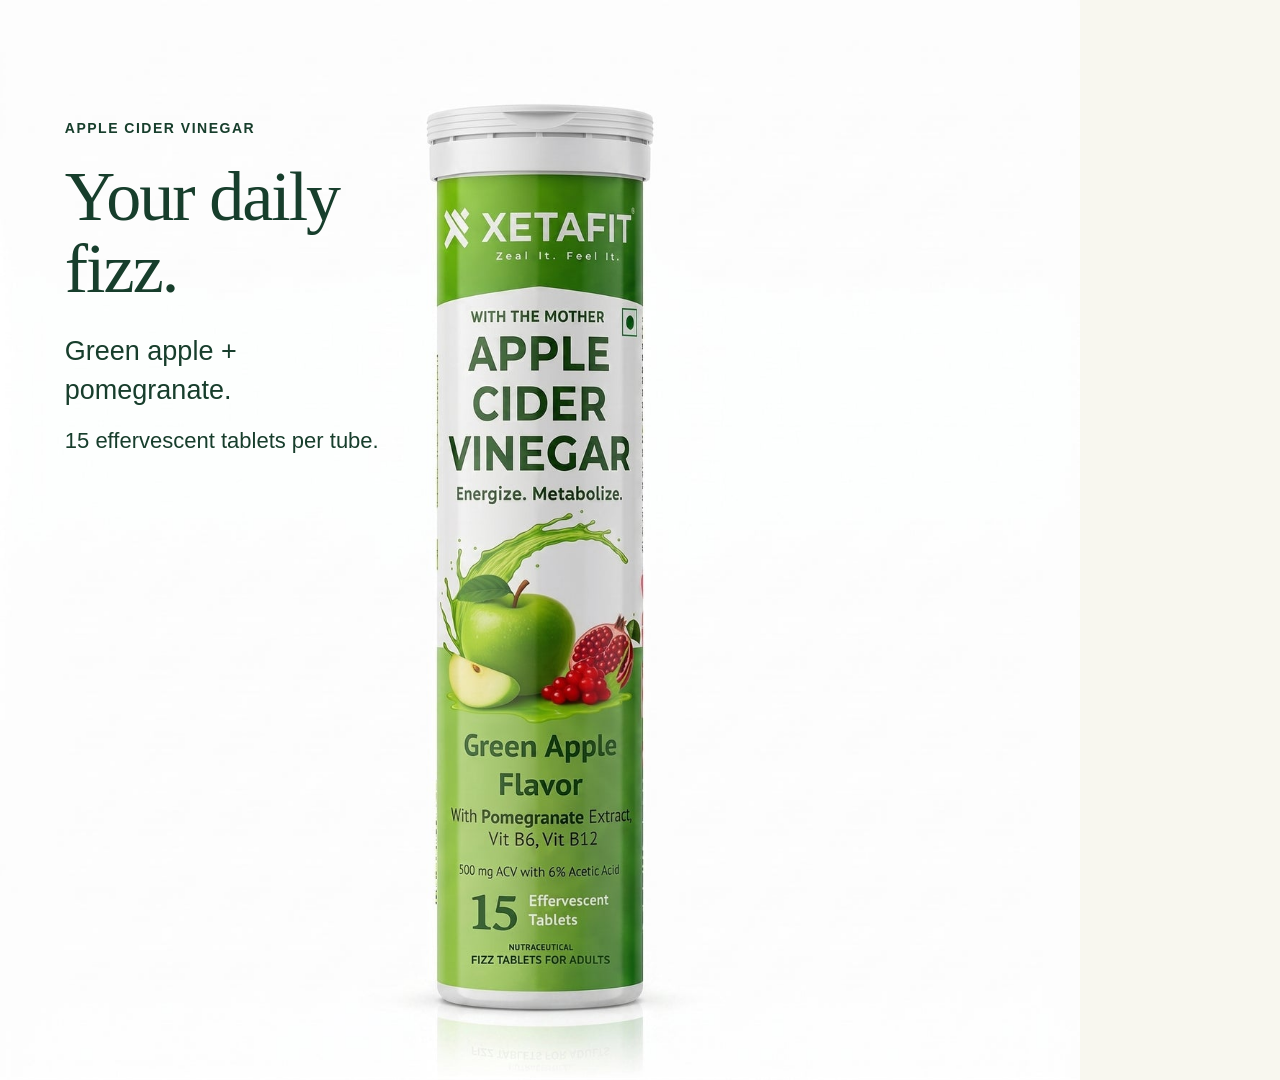
<file: assets/images/product-gallery/creative-source-v10/index.html>
<!doctype html><html><head><meta charset="utf-8"><style>*{box-sizing:border-box}html,body{margin:0;width:1080px;height:1080px;overflow:hidden;background:#f8f7ef;color:#173e2c}.creative{display:none;position:relative;width:1080px;height:1080px;overflow:hidden;background:#f8f7ef}.creative.active{display:block}.scene-photo{position:absolute;inset:0;width:100%;height:100%;object-fit:contain}.copy{position:absolute;left:7%;top:8%;width:76%;z-index:2}.eyebrow{margin:0 0 24px;font:600 18px/1.3 Arial,sans-serif;letter-spacing:3px}h1{font:400 90px/1.03 Georgia,serif;letter-spacing:-2px;white-space:pre-line;margin:0 0 27px}.support{font:400 30px/1.45 Arial,sans-serif;white-space:pre-line;margin:0;max-width:92%}.detail{font:400 21px/1.4 Arial,sans-serif;margin-top:16px}ul{list-style:none;padding:0;margin:42px 0 0;max-width:65%}li{font:400 31px/1.4 Arial,sans-serif;padding:22px 0;border-top:1px solid #b9c7aa}.original-photo .copy{width:30%;left:6%;top:11%}.original-photo h1{font-size:70px}.original-photo .eyebrow{font-size:14px;letter-spacing:1.5px}.original-photo .support{font-size:27px}.original-photo .detail{font-size:22px}.person .copy{top:10%;width:46%}.person h1{font-size:86px}.person .support{font-size:29px}.person .eyebrow{font-size:16px;letter-spacing:2px}.ingredients .copy{width:64%;top:10%}.ingredients h1{font-size:79px}.ingredients ul{max-width:70%}.photo-overlay .copy{left:0;top:auto;bottom:0;width:100%;padding:28px 54px 26px;background:linear-gradient(180deg,rgba(250,251,244,.93),rgba(250,251,244,.98))}.photo-overlay .eyebrow,.natural-overlay .eyebrow{display:none}.photo-overlay h1{font-size:47px;line-height:1.1;white-space:normal;letter-spacing:-1px;margin-bottom:12px}.photo-overlay .support{font-size:26px;line-height:1.35;max-width:100%}.photo-overlay ul{display:flex;flex-wrap:wrap;gap:12px 28px;margin:0;max-width:100%}.photo-overlay li{font-size:24px;line-height:1.4;border:0;padding:0}.natural-overlay .copy{left:0;top:auto;bottom:0;width:100%;padding:95px 58px 42px;background:linear-gradient(180deg,transparent,rgba(249,249,239,.96) 30%,rgba(249,249,239,.99))}.natural-overlay h1{font-size:56px;white-space:normal;line-height:1.1;margin-bottom:18px}.natural-overlay .support{font-size:29px;max-width:100%}.natural-overlay ul{display:grid;grid-template-columns:1fr 1fr;gap:12px 28px;max-width:100%;margin:12px 0 0}.natural-overlay li{font-size:27px;border:0;padding:0}.energy .copy{padding-top:100px}.energy h1{font-size:62px}

/* Current gallery images 6?9: small typography directly on the photograph. */
.creative[data-index="6"] .copy {top:12%;left:7%;width:58%}
.creative[data-index="6"] .eyebrow {display:none}
.creative[data-index="6"] h1 {font-size:65px;line-height:1.08;margin-bottom:30px}
.creative[data-index="6"] ul {margin-top:0;max-width:85%}
.creative[data-index="6"] li {font-size:28px;border:0;padding:12px 0}
.creative[data-index="7"] .copy {left:20%;top:20%;bottom:auto;width:36%;padding:0;background:none}
.creative[data-index="7"] h1 {font-size:39px;line-height:1.08;white-space:pre-line;margin-bottom:12px;letter-spacing:-.5px}
.creative[data-index="7"] .support {font-size:23px;line-height:1.4;max-width:100%}
.creative[data-index="8"] .copy {left:7%;top:auto;bottom:8%;width:86%;padding:0;background:none}
.creative[data-index="8"] h1 {font-size:46px;line-height:1.1;margin-bottom:22px;letter-spacing:-1px}
.creative[data-index="8"] ul {gap:14px 28px;margin:0}
.creative[data-index="8"] li {font-size:25px;line-height:1.35}
.creative[data-index="9"] .copy {left:6%;top:8%;bottom:auto;width:37%;padding:0;background:none;color:#fffdf5;text-shadow:0 1px 4px rgba(0,0,0,.4)}
.creative[data-index="9"] h1 {font-size:52px;line-height:1.06;white-space:pre-line;margin-bottom:22px;letter-spacing:-1px}
.creative[data-index="9"] .support {font-size:26px;line-height:1.45}

/* Images 2, 7, 9: aligned text directly on the photo, with no panel or text effects. */
.creative[data-index="2"] .copy{left:59%;top:7%;bottom:auto;width:35%;padding:0;background:none;backdrop-filter:none;filter:none;text-shadow:none;color:#173e2c}
.creative[data-index="2"] h1{font-size:44px;line-height:1.08;white-space:pre-line;margin-bottom:22px;letter-spacing:-.7px}
.creative[data-index="2"] ul{display:grid;gap:14px;max-width:100%;margin:0}
.creative[data-index="2"] li{font-size:23px;line-height:1.35;padding:0;border:0}
.creative[data-index="7"] .copy{left:20%;top:27%;bottom:auto;width:42%;padding:0;background:none;backdrop-filter:none;filter:none;text-shadow:none;color:#173e2c}
.creative[data-index="7"] h1{font-size:32px;line-height:1.12;white-space:normal;margin-bottom:8px;letter-spacing:-.4px}
.creative[data-index="7"] .support{font-size:20px;line-height:1.35;max-width:100%}
.creative[data-index="9"] .copy{left:6%;top:auto;bottom:6%;width:34%;padding:0;background:none;backdrop-filter:none;filter:none;text-shadow:none;color:#173e2c}
.creative[data-index="9"] h1{font-size:43px;line-height:1.08;white-space:pre-line;margin-bottom:14px;letter-spacing:-.6px}
.creative[data-index="9"] .support{font-size:23px;line-height:1.4;max-width:100%}
.photo-retouch{position:absolute;inset:0;width:100%;height:100%;object-fit:fill;z-index:1;pointer-events:none}.creative[data-index="7"] .copy{top:23%}.creative[data-index="2"] .copy,.creative[data-index="7"] .copy{background:none!important;backdrop-filter:none!important;filter:none!important;text-shadow:none!important}.creative[data-index="2"] h1{font-size:52px}.creative[data-index="2"] li{font-size:29px}.creative[data-index="7"] h1{font-size:36px}.creative[data-index="7"] .support{font-size:24px}.creative[data-index="2"] .photo-retouch{mask-image:linear-gradient(to right,transparent 55%,black 57%),linear-gradient(to bottom,black 32%,transparent 34%);mask-composite:intersect}.creative[data-index="7"] .photo-retouch{mask-image:linear-gradient(to right,transparent 19%,black 20%,black 54%,transparent 55%),linear-gradient(to bottom,transparent 20%,black 21%,black 33%,transparent 34%);mask-composite:intersect}.creative[data-index="2"] .photo-retouch{clip-path:none!important;mask-image:linear-gradient(to right,transparent 58%,black 68%),linear-gradient(to bottom,black 34%,transparent 43%);mask-composite:intersect}.creative[data-index="2"] .copy{left:68%;width:28%;top:7%}.creative[data-index="2"] h1{font-size:46px}.creative[data-index="2"] li{font-size:25px}.before-after .scene-photo{object-fit:contain}.ba-retouch,.ba-product-original{position:absolute;inset:0;width:100%;height:100%;object-fit:fill;pointer-events:none}.ba-footer{z-index:1;clip-path:polygon(0 82.2%,100% 82.2%,100% 100%,0 100%)}.ba-glass{z-index:2;clip-path:polygon(72.6% 69.7%,86.7% 69.7%,86.7% 83%,72.6% 83%)}.ba-product-original{z-index:3;clip-path:polygon(87.45% 58.6%,96.2% 58.6%,96.2% 60.5%,96% 61%,96% 95.4%,95.4% 96.1%,88.4% 96.1%,87.9% 95.4%,87.9% 61%,87.45% 60.5%)}.ba-caption{position:absolute;z-index:4;bottom:5%;margin:0;color:#fffdf4;font:500 23px/1.45 Arial,sans-serif;white-space:pre-line;letter-spacing:.1px}.ba-caption--before{left:13%;width:29%}.ba-caption--after{left:59%;width:24%}.ba-heading{position:absolute;z-index:4;top:3.5%;width:50%;margin:0;text-align:center;color:#24432b;font:700 64px/1.1 Arial,sans-serif;letter-spacing:1px}.ba-heading--before{left:0}.ba-heading--after{left:50%}</style></head><body><article class="creative original-photo active" data-index="1" data-original-index="1" data-scene="../actual-product-official-v3.jpg"><img class="scene-photo" src="../actual-product-official-v3.jpg" alt=""><div class="copy"><p class="eyebrow">APPLE CIDER VINEGAR</p><h1>Your daily fizz.</h1><p class="support">Green apple + pomegranate.</p><p class="detail">15 effervescent tablets per tube.</p></div></article><article class="creative photo-overlay tablet-benefits" data-index="2" data-original-index="2" data-scene="supplied-tablets.webp"><img class="scene-photo" src="supplied-tablets.webp" alt=""><img class="photo-retouch" src="tablets-clean.png" alt="" style="clip-path:polygon(57% 0,100% 0,100% 34%,57% 34%)"><div class="copy"><p class="eyebrow">APPLE CIDER VINEGAR</p><h1>Good things.
One tablet.</h1><ul><li>ACV with the Mother</li><li>Vitamins B6 + B12</li><li>Green apple + pomegranate</li></ul></div></article><article class="creative preparation" data-index="3" data-original-index="3" data-scene="ritual.png"><img class="scene-photo" src="ritual.png" alt=""><div class="copy"><p class="eyebrow">APPLE CIDER VINEGAR</p><h1>Drop. Fizz.
Drink.</h1><p class="support">Your refreshing daily ritual.</p></div></article><article class="creative person" data-index="4" data-original-index="4" data-scene="lifestyle.png"><img class="scene-photo" src="lifestyle.png" alt=""><div class="copy"><p class="eyebrow">APPLE CIDER VINEGAR</p><h1>Feel-good
fizz.</h1><p class="support">Digestive support.
Everyday energy.</p></div></article><article class="creative person" data-index="5" data-original-index="6" data-scene="outdoors.png"><img class="scene-photo" src="outdoors.png" alt=""><div class="copy"><p class="eyebrow">APPLE CIDER VINEGAR</p><h1>A little
daily balance.</h1><p class="support">Simple, refreshing, easy to keep up.</p></div></article><article class="creative ingredients" data-index="6" data-original-index="7" data-scene="ingredients.png"><img class="scene-photo" src="ingredients.png" alt=""><div class="copy"><p class="eyebrow">APPLE CIDER VINEGAR</p><h1>Three essentials.
One easy ritual.</h1><ul><li>Apple cider vinegar</li><li>Pomegranate extract</li><li>Vitamins B6 + B12</li></ul></div></article><article class="creative photo-overlay flatlay-benefits" data-index="7" data-original-index="8" data-scene="supplied-flatlay.webp"><img class="scene-photo" src="supplied-flatlay.webp" alt=""><img class="photo-retouch" src="flatlay-clean.png" alt="" style="clip-path:polygon(19% 20%,55% 20%,55% 34%,19% 34%)"><div class="copy"><p class="eyebrow">APPLE CIDER VINEGAR</p><h1>Goodness,
made simple.</h1><p class="support">Gut health. Digestion.
Vitamins B6 + B12.</p></div></article><article class="creative natural-overlay clean" data-index="8" data-original-index="9" data-scene="clean-kitchen.png"><img class="scene-photo" src="clean-kitchen.png" alt=""><div class="copy"><p class="eyebrow">APPLE CIDER VINEGAR</p><h1>Pure formula.
Clean ingredients.</h1><ul><li>No added sugar</li><li>No maltodextrin</li><li>Soy &amp; gluten free</li><li>No artificial colours or preservatives</li></ul></div></article><article class="creative before-after" data-index="9" data-original-index="before-after" data-scene="before-after-original.jpg"><img class="scene-photo" src="before-after-clean.png" alt="Original before and after photographs"><img class="ba-product-original" src="before-after-original.jpg" alt="Original product and label preserved"></article></body></html>
</file>
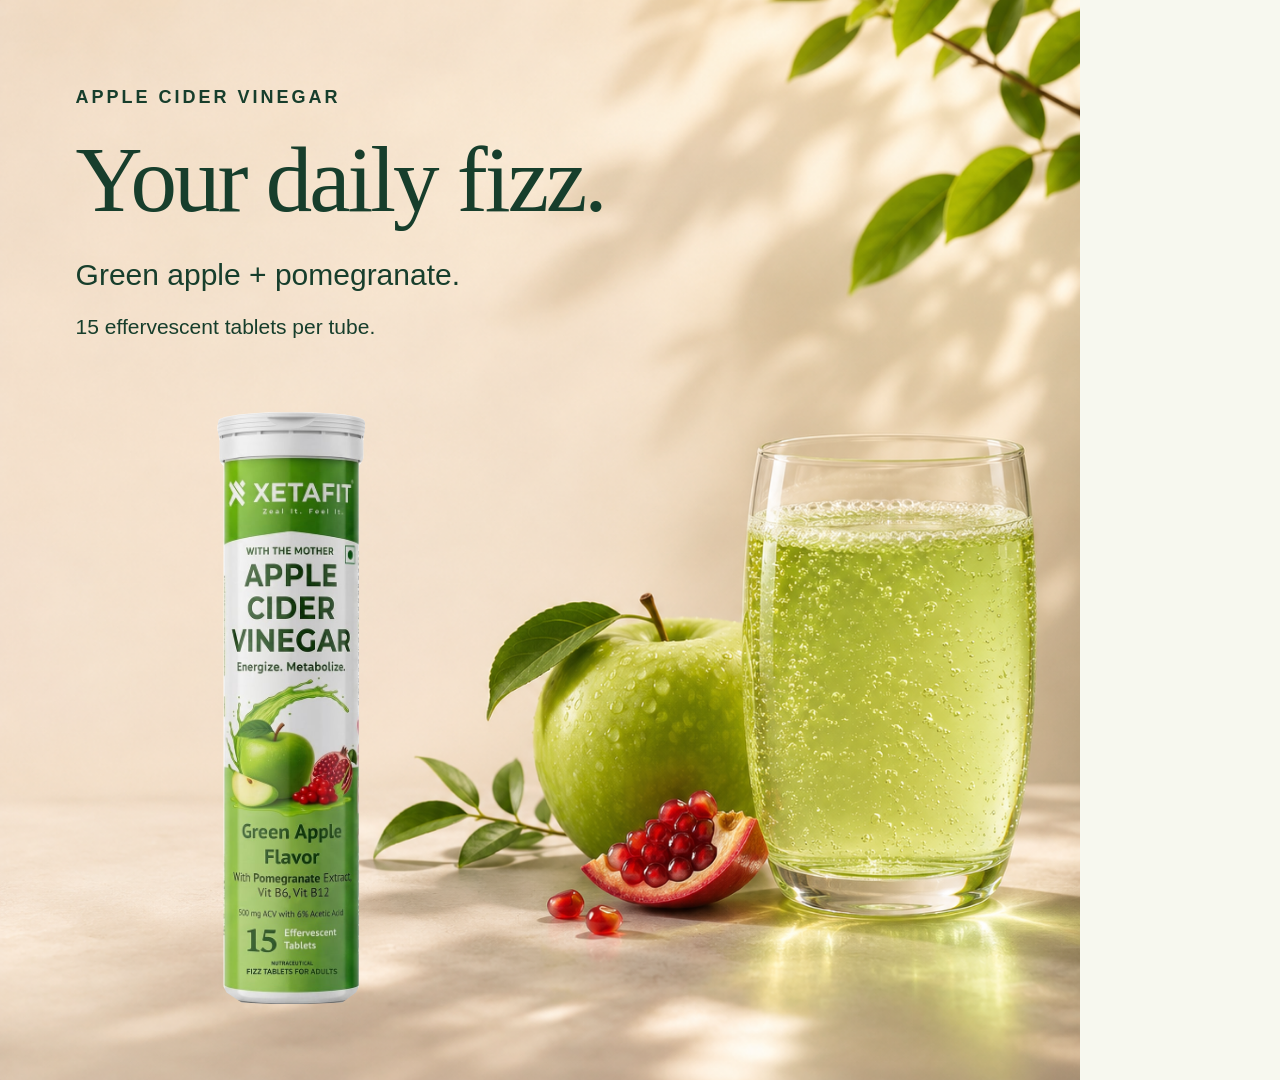
<file: assets/images/product-gallery/creative-source-v3/index.html>
<!doctype html><html><head><meta charset="utf-8"><style>*{box-sizing:border-box}html,body{margin:0;width:1080px;height:1080px;overflow:hidden;background:#f7f8ef;color:#173e2c} .creative{display:none;position:relative;width:1080px;height:1080px;overflow:hidden;background:#f8f7ee} .creative.active{display:block} .scene-photo{position:absolute;inset:0;width:100%;height:100%;object-fit:cover} .copy{position:absolute;left:7%;top:8%;width:82%;z-index:2} .eyebrow{margin:0 0 24px;font:600 18px/1.3 Arial,sans-serif;letter-spacing:3px} h1{font:400 93px/.99 Georgia,serif;letter-spacing:-3px;white-space:pre-line;margin:0 0 27px} .support{font:400 30px/1.45 Arial,sans-serif;white-space:pre-line;margin:0;max-width:90%} .detail{font:400 21px/1.4 Arial,sans-serif;margin-top:16px} .actual-product{position:absolute;z-index:3;bottom:7%;left:20%;height:55%;aspect-ratio:320/1263;overflow:hidden;clip-path:polygon(35.5% .3%,63% .3%,80% .55%,85.5% .7%,94.5% 1.1%,98% 1.5%,99% 2%,99% 3%,98% 5%,98% 8%,97% 8.6%,95% 9.4%,95% 97%,93% 98%,84% 99.7%,55% 100%,45% 100%,17% 99.7%,7% 98%,5% 97%,5% 9.4%,2.6% 8.6%,2.3% 8%,2.3% 5%,.8% 3%,1.4% 2%,2% 1.5%,5.8% 1.1%,15% .7%,20.8% .55%)} .actual-product img{position:absolute;width:468.75%;height:118.765%;max-width:none;left:-184.375%;top:-11.164%;object-fit:fill} .formula{background:linear-gradient(145deg,#fbfcf6,#edf3df)} .formula .copy{top:14%;width:66%} .formula h1{font-size:83px;line-height:1.05;max-width:100%} .formula .actual-product{height:74%;bottom:9%;left:auto;right:8%} .formula ul{list-style:none;padding:0;margin:52px 0 0;max-width:69%} .formula li{font:400 32px/1.35 Arial,sans-serif;padding:23px 0;border-top:1px solid #c9d5be} .clean .copy{top:12%;width:74%} .clean h1{font-size:79px} .clean ul{margin-top:42px;max-width:62%} .clean li{font-size:30px;padding:20px 0} .person .copy{top:10%;width:46%} .person h1{font-size:86px;line-height:1.03} .person .support{font-size:29px;max-width:90%} .person .eyebrow{font-size:16px;letter-spacing:2px} .person .actual-product{left:17%;height:43%;bottom:6%} .creative:nth-child(5) h1{font-size:87px} .creative:nth-child(8) h1{font-size:89px} .creative:nth-child(10) .copy{width:66%} .creative:nth-child(10) h1{font-size:88px}
.creative:nth-child(8) .actual-product,.creative:nth-child(10) .actual-product{height:50%}</style></head><body><article class="creative scene active" data-index="1"><img class="scene-photo" src="stilllife.png" alt=""><div class="copy"><p class="eyebrow">APPLE CIDER VINEGAR</p><h1>Your daily fizz.</h1><p class="support">Green apple + pomegranate.</p><p class="detail">15 effervescent tablets per tube.</p></div><div class="actual-product"><img src="../actual-product-official-v3.jpg" alt="Original XETAFIT product photograph, unchanged logo and label"></div></article><article class="creative formula" data-index="2"><div class="copy"><p class="eyebrow">APPLE CIDER VINEGAR</p><h1>Good things.
One tablet.</h1><ul><li>ACV with the Mother</li><li>Vitamins B6 + B12</li><li>Green apple + pomegranate</li></ul></div><div class="actual-product"><img src="../actual-product-official-v3.jpg" alt="Original XETAFIT product photograph, unchanged logo and label"></div></article><article class="creative scene" data-index="3"><img class="scene-photo" src="ritual.png" alt=""><div class="copy"><p class="eyebrow">APPLE CIDER VINEGAR</p><h1>Drop. Fizz.
Drink.</h1><p class="support">Your refreshing daily ritual.</p></div><div class="actual-product"><img src="../actual-product-official-v3.jpg" alt="Original XETAFIT product photograph, unchanged logo and label"></div></article><article class="creative person" data-index="4"><img class="scene-photo" src="lifestyle.png" alt=""><div class="copy"><p class="eyebrow">APPLE CIDER VINEGAR</p><h1>Feel-good
fizz.</h1><p class="support">Digestive support.
Everyday energy.</p></div><div class="actual-product"><img src="../actual-product-official-v3.jpg" alt="Original XETAFIT product photograph, unchanged logo and label"></div></article><article class="creative scene" data-index="5"><img class="scene-photo" src="stilllife.png" alt=""><div class="copy"><p class="eyebrow">APPLE CIDER VINEGAR</p><h1>Make room for
a daily ritual.</h1><p class="support">ACV. Fruit flavour. Refreshing fizz.</p></div><div class="actual-product"><img src="../actual-product-official-v3.jpg" alt="Original XETAFIT product photograph, unchanged logo and label"></div></article><article class="creative person" data-index="6"><img class="scene-photo" src="lifestyle.png" alt=""><div class="copy"><p class="eyebrow">APPLE CIDER VINEGAR</p><h1>A little
daily balance.</h1><p class="support">Simple, refreshing, easy to keep up.</p></div><div class="actual-product"><img src="../actual-product-official-v3.jpg" alt="Original XETAFIT product photograph, unchanged logo and label"></div></article><article class="creative formula" data-index="7"><div class="copy"><p class="eyebrow">APPLE CIDER VINEGAR</p><h1>Three essentials.
One easy ritual.</h1><ul><li>Apple cider vinegar</li><li>Pomegranate extract</li><li>Vitamins B6 + B12</li></ul></div><div class="actual-product"><img src="../actual-product-official-v3.jpg" alt="Original XETAFIT product photograph, unchanged logo and label"></div></article><article class="creative scene" data-index="8"><img class="scene-photo" src="ritual.png" alt=""><div class="copy"><p class="eyebrow">APPLE CIDER VINEGAR</p><h1>Goodness,
made simple.</h1><p class="support">Gut health. Digestion.
Vitamins B6 + B12.</p></div><div class="actual-product"><img src="../actual-product-official-v3.jpg" alt="Original XETAFIT product photograph, unchanged logo and label"></div></article><article class="creative formula clean" data-index="9"><div class="copy"><p class="eyebrow">APPLE CIDER VINEGAR</p><h1>Pure formula.
Clean ingredients.</h1><ul><li>No added sugar</li><li>No maltodextrin</li><li>Soy &amp; gluten free</li><li>No artificial colours or preservatives</li></ul></div><div class="actual-product"><img src="../actual-product-official-v3.jpg" alt="Original XETAFIT product photograph, unchanged logo and label"></div></article><article class="creative scene" data-index="10"><img class="scene-photo" src="stilllife.png" alt=""><div class="copy"><p class="eyebrow">APPLE CIDER VINEGAR</p><h1>B6 meets
pomegranate.</h1><p class="support">Everyday energy.
Antioxidant support.</p></div><div class="actual-product"><img src="../actual-product-official-v3.jpg" alt="Original XETAFIT product photograph, unchanged logo and label"></div></article></body></html>
</file>
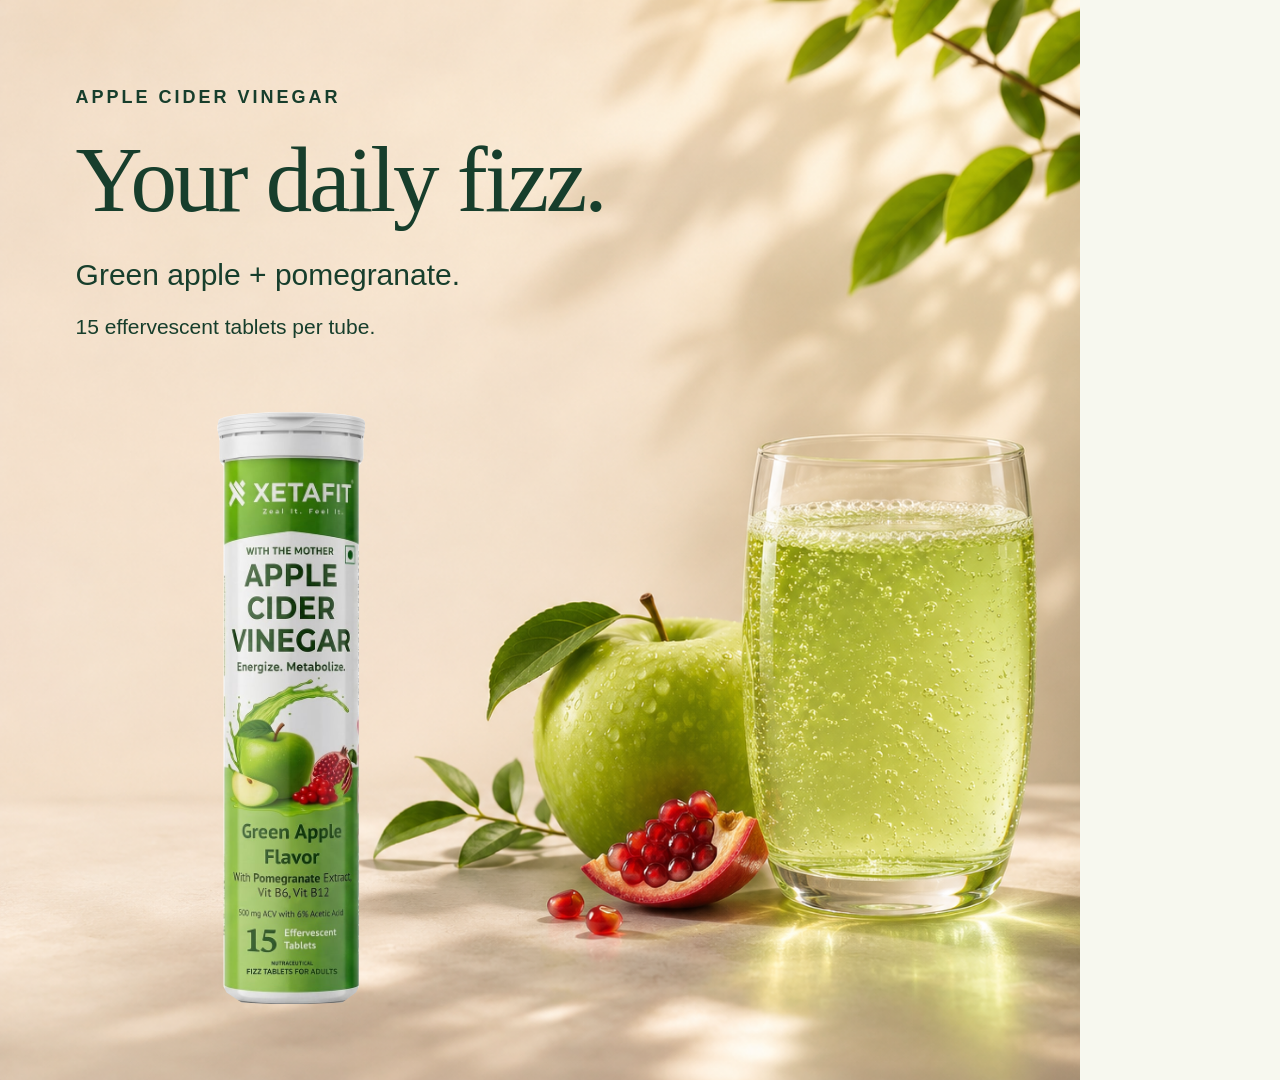
<file: assets/images/product-gallery/creative-source-v4/index.html>
<!doctype html><html><head><meta charset="utf-8"><style>*{box-sizing:border-box}html,body{margin:0;width:1080px;height:1080px;overflow:hidden;background:#f7f8ef;color:#173e2c} .creative{display:none;position:relative;width:1080px;height:1080px;overflow:hidden;background:#f8f7ee} .creative.active{display:block} .scene-photo{position:absolute;inset:0;width:100%;height:100%;object-fit:cover} .copy{position:absolute;left:7%;top:8%;width:82%;z-index:2} .eyebrow{margin:0 0 24px;font:600 18px/1.3 Arial,sans-serif;letter-spacing:3px} h1{font:400 93px/.99 Georgia,serif;letter-spacing:-3px;white-space:pre-line;margin:0 0 27px} .support{font:400 30px/1.45 Arial,sans-serif;white-space:pre-line;margin:0;max-width:90%} .detail{font:400 21px/1.4 Arial,sans-serif;margin-top:16px} .actual-product{position:absolute;z-index:3;bottom:7%;left:20%;height:55%;aspect-ratio:320/1263;overflow:hidden;clip-path:polygon(35.5% .3%,63% .3%,80% .55%,85.5% .7%,94.5% 1.1%,98% 1.5%,99% 2%,99% 3%,98% 5%,98% 8%,97% 8.6%,95% 9.4%,95% 97%,93% 98%,84% 99.7%,55% 100%,45% 100%,17% 99.7%,7% 98%,5% 97%,5% 9.4%,2.6% 8.6%,2.3% 8%,2.3% 5%,.8% 3%,1.4% 2%,2% 1.5%,5.8% 1.1%,15% .7%,20.8% .55%)} .actual-product img{position:absolute;width:468.75%;height:118.765%;max-width:none;left:-184.375%;top:-11.164%;object-fit:fill} .formula{background:linear-gradient(145deg,#fbfcf6,#edf3df)} .formula .copy{top:14%;width:66%} .formula h1{font-size:83px;line-height:1.05;max-width:100%} .formula .actual-product{height:74%;bottom:9%;left:auto;right:8%} .formula ul{list-style:none;padding:0;margin:52px 0 0;max-width:69%} .formula li{font:400 32px/1.35 Arial,sans-serif;padding:23px 0;border-top:1px solid #c9d5be} .clean .copy{top:12%;width:74%} .clean h1{font-size:79px} .clean ul{margin-top:42px;max-width:62%} .clean li{font-size:30px;padding:20px 0} .person .copy{top:10%;width:46%} .person h1{font-size:86px;line-height:1.03} .person .support{font-size:29px;max-width:90%} .person .eyebrow{font-size:16px;letter-spacing:2px} .person .actual-product{left:17%;height:43%;bottom:6%} .creative:nth-child(5) h1{font-size:87px} .creative:nth-child(8) h1{font-size:89px} .creative:nth-child(10) .copy{width:66%} .creative:nth-child(10) h1{font-size:88px}
.creative:nth-child(8) .actual-product,.creative:nth-child(10) .actual-product{height:50%}
/* Each creative uses its own distinct scene; supplied photographs remain complete. */
.supplied {background:linear-gradient(145deg,#fbfcf6,#edf3df)}
.supplied .scene-photo {inset:auto 0 0 auto;width:57%;height:57%;object-fit:contain;border-radius:22px 0 0 0}
.supplied .copy {width:88%;top:8%}
.supplied h1 {font-size:80px;line-height:1.03}
.supplied ul {max-width:33%;margin-top:38px}
.supplied li {font-size:30px;padding:19px 0;line-height:1.4}
.supplied-flatlay .scene-photo {width:60%;height:60%}
.supplied-flatlay .support {max-width:78%;font-size:30px}
.ingredient .actual-product {height:55%;right:33%;bottom:6%}
.clean .actual-product {height:65%;right:13%;bottom:8%}
.creative:nth-child(5)::after{content:"";position:absolute;inset:0;background:linear-gradient(180deg,rgba(251,249,239,.98),rgba(251,249,239,.94) 30%,transparent 53%);z-index:1}</style></head><body><article class="creative scene active" data-scene="stilllife.png" data-index="1"><img class="scene-photo" src="stilllife.png" alt=""><div class="copy"><p class="eyebrow">APPLE CIDER VINEGAR</p><h1>Your daily fizz.</h1><p class="support">Green apple + pomegranate.</p><p class="detail">15 effervescent tablets per tube.</p></div><div class="actual-product"><img src="../actual-product-official-v3.jpg" alt="Original XETAFIT product photograph, unchanged logo and label"></div></article><article class="creative supplied supplied-tablets formula" data-scene="supplied-tablets.webp" data-index="2"><img class="scene-photo" src="supplied-tablets.webp" alt=""><div class="copy"><p class="eyebrow">APPLE CIDER VINEGAR</p><h1>Good things.
One tablet.</h1><ul><li>ACV with the Mother</li><li>Vitamins B6 + B12</li><li>Green apple + pomegranate</li></ul></div></article><article class="creative scene" data-scene="ritual.png" data-index="3"><img class="scene-photo" src="ritual.png" alt=""><div class="copy"><p class="eyebrow">APPLE CIDER VINEGAR</p><h1>Drop. Fizz.
Drink.</h1><p class="support">Your refreshing daily ritual.</p></div><div class="actual-product"><img src="../actual-product-official-v3.jpg" alt="Original XETAFIT product photograph, unchanged logo and label"></div></article><article class="creative person" data-scene="lifestyle.png" data-index="4"><img class="scene-photo" src="lifestyle.png" alt=""><div class="copy"><p class="eyebrow">APPLE CIDER VINEGAR</p><h1>Feel-good
fizz.</h1><p class="support">Digestive support.
Everyday energy.</p></div><div class="actual-product"><img src="../actual-product-official-v3.jpg" alt="Original XETAFIT product photograph, unchanged logo and label"></div></article><article class="creative scene" data-scene="desk.png" data-index="5"><img class="scene-photo" src="desk.png" alt=""><div class="copy"><p class="eyebrow">APPLE CIDER VINEGAR</p><h1>Make room for
a daily ritual.</h1><p class="support">ACV. Fruit flavour. Refreshing fizz.</p></div><div class="actual-product"><img src="../actual-product-official-v3.jpg" alt="Original XETAFIT product photograph, unchanged logo and label"></div></article><article class="creative person" data-scene="outdoors.png" data-index="6"><img class="scene-photo" src="outdoors.png" alt=""><div class="copy"><p class="eyebrow">APPLE CIDER VINEGAR</p><h1>A little
daily balance.</h1><p class="support">Simple, refreshing, easy to keep up.</p></div><div class="actual-product"><img src="../actual-product-official-v3.jpg" alt="Original XETAFIT product photograph, unchanged logo and label"></div></article><article class="creative ingredient formula" data-scene="ingredients.png" data-index="7"><img class="scene-photo" src="ingredients.png" alt=""><div class="copy"><p class="eyebrow">APPLE CIDER VINEGAR</p><h1>Three essentials.
One easy ritual.</h1><ul><li>Apple cider vinegar</li><li>Pomegranate extract</li><li>Vitamins B6 + B12</li></ul></div><div class="actual-product"><img src="../actual-product-official-v3.jpg" alt="Original XETAFIT product photograph, unchanged logo and label"></div></article><article class="creative supplied supplied-flatlay scene" data-scene="supplied-flatlay.webp" data-index="8"><img class="scene-photo" src="supplied-flatlay.webp" alt=""><div class="copy"><p class="eyebrow">APPLE CIDER VINEGAR</p><h1>Goodness,
made simple.</h1><p class="support">Gut health. Digestion.
Vitamins B6 + B12.</p></div></article><article class="creative formula clean" data-scene="clean.png" data-index="9"><img class="scene-photo" src="clean.png" alt=""><div class="copy"><p class="eyebrow">APPLE CIDER VINEGAR</p><h1>Pure formula.
Clean ingredients.</h1><ul><li>No added sugar</li><li>No maltodextrin</li><li>Soy &amp; gluten free</li><li>No artificial colours or preservatives</li></ul></div><div class="actual-product"><img src="../actual-product-official-v3.jpg" alt="Original XETAFIT product photograph, unchanged logo and label"></div></article><article class="creative scene" data-scene="pomegranate.png" data-index="10"><img class="scene-photo" src="pomegranate.png" alt=""><div class="copy"><p class="eyebrow">APPLE CIDER VINEGAR</p><h1>B6 meets
pomegranate.</h1><p class="support">Everyday energy.
Antioxidant support.</p></div><div class="actual-product"><img src="../actual-product-official-v3.jpg" alt="Original XETAFIT product photograph, unchanged logo and label"></div></article></body></html>
</file>
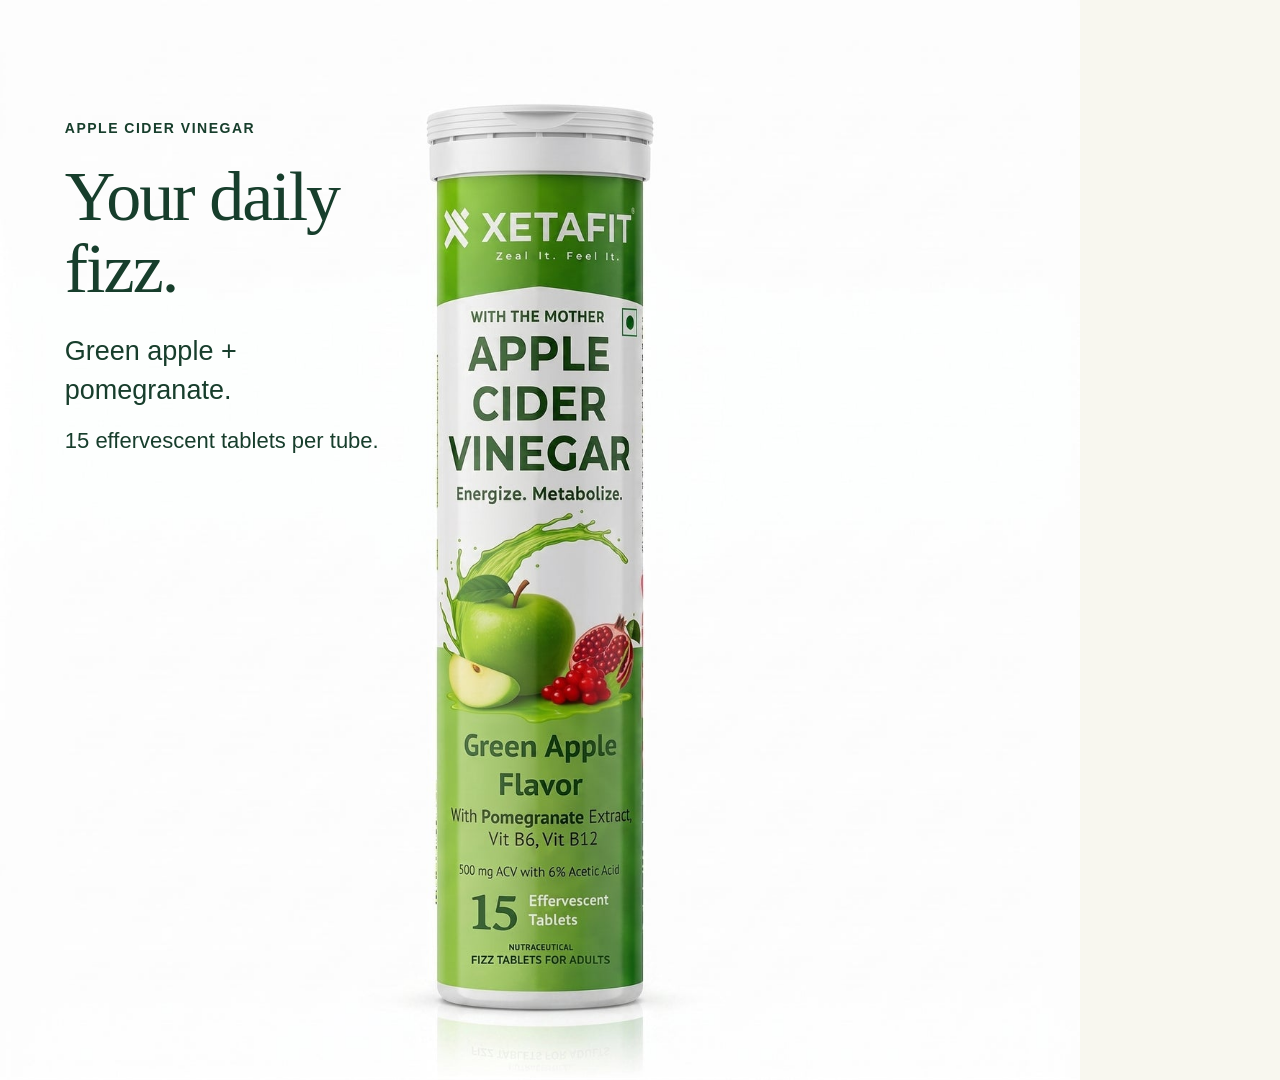
<file: assets/images/product-gallery/creative-source-v5/index.html>
<!doctype html><html><head><meta charset="utf-8"><style>*{box-sizing:border-box}html,body{margin:0;width:1080px;height:1080px;overflow:hidden;background:#f8f7ef;color:#173e2c}.creative{display:none;position:relative;width:1080px;height:1080px;overflow:hidden;background:#f8f7ef}.creative.active{display:block}.scene-photo{position:absolute;inset:0;width:100%;height:100%;object-fit:contain}.copy{position:absolute;left:7%;top:8%;width:76%;z-index:2}.eyebrow{margin:0 0 24px;font:600 18px/1.3 Arial,sans-serif;letter-spacing:3px}h1{font:400 90px/1.03 Georgia,serif;letter-spacing:-2px;white-space:pre-line;margin:0 0 27px}.support{font:400 30px/1.45 Arial,sans-serif;white-space:pre-line;margin:0;max-width:92%}.detail{font:400 21px/1.4 Arial,sans-serif;margin-top:16px}ul{list-style:none;padding:0;margin:42px 0 0;max-width:65%}li{font:400 31px/1.4 Arial,sans-serif;padding:22px 0;border-top:1px solid #b9c7aa}.original-photo .copy{width:30%;left:6%;top:11%}.original-photo h1{font-size:70px}.original-photo .eyebrow{font-size:14px;letter-spacing:1.5px}.original-photo .support{font-size:27px}.original-photo .detail{font-size:22px}.person .copy{top:10%;width:46%}.person h1{font-size:86px}.person .support{font-size:29px}.person .eyebrow{font-size:16px;letter-spacing:2px}.ingredients .copy{width:64%;top:10%}.ingredients h1{font-size:79px}.ingredients ul{max-width:70%}.photo-overlay .copy{left:0;top:auto;bottom:0;width:100%;padding:28px 54px 26px;background:linear-gradient(180deg,rgba(250,251,244,.93),rgba(250,251,244,.98))}.photo-overlay .eyebrow,.natural-overlay .eyebrow{display:none}.photo-overlay h1{font-size:47px;line-height:1.1;white-space:normal;letter-spacing:-1px;margin-bottom:12px}.photo-overlay .support{font-size:26px;line-height:1.35;max-width:100%}.photo-overlay ul{display:flex;flex-wrap:wrap;gap:12px 28px;margin:0;max-width:100%}.photo-overlay li{font-size:24px;line-height:1.4;border:0;padding:0}.natural-overlay .copy{left:0;top:auto;bottom:0;width:100%;padding:95px 58px 42px;background:linear-gradient(180deg,transparent,rgba(249,249,239,.96) 30%,rgba(249,249,239,.99))}.natural-overlay h1{font-size:56px;white-space:normal;line-height:1.1;margin-bottom:18px}.natural-overlay .support{font-size:29px;max-width:100%}.natural-overlay ul{display:grid;grid-template-columns:1fr 1fr;gap:12px 28px;max-width:100%;margin:12px 0 0}.natural-overlay li{font-size:27px;border:0;padding:0}.energy .copy{padding-top:100px}.energy h1{font-size:62px}
</style></head><body><article class="creative original-photo active" data-index="1" data-original-index="1" data-scene="../actual-product-official-v3.jpg"><img class="scene-photo" src="../actual-product-official-v3.jpg" alt=""><div class="copy"><p class="eyebrow">APPLE CIDER VINEGAR</p><h1>Your daily fizz.</h1><p class="support">Green apple + pomegranate.</p><p class="detail">15 effervescent tablets per tube.</p></div></article><article class="creative photo-overlay tablet-benefits" data-index="2" data-original-index="2" data-scene="supplied-tablets.webp"><img class="scene-photo" src="supplied-tablets.webp" alt=""><div class="copy"><p class="eyebrow">APPLE CIDER VINEGAR</p><h1>Good things.
One tablet.</h1><ul><li>ACV with the Mother</li><li>Vitamins B6 + B12</li><li>Green apple + pomegranate</li></ul></div></article><article class="creative preparation" data-index="3" data-original-index="3" data-scene="ritual.png"><img class="scene-photo" src="ritual.png" alt=""><div class="copy"><p class="eyebrow">APPLE CIDER VINEGAR</p><h1>Drop. Fizz.
Drink.</h1><p class="support">Your refreshing daily ritual.</p></div></article><article class="creative person" data-index="4" data-original-index="4" data-scene="lifestyle.png"><img class="scene-photo" src="lifestyle.png" alt=""><div class="copy"><p class="eyebrow">APPLE CIDER VINEGAR</p><h1>Feel-good
fizz.</h1><p class="support">Digestive support.
Everyday energy.</p></div></article><article class="creative person" data-index="5" data-original-index="6" data-scene="outdoors.png"><img class="scene-photo" src="outdoors.png" alt=""><div class="copy"><p class="eyebrow">APPLE CIDER VINEGAR</p><h1>A little
daily balance.</h1><p class="support">Simple, refreshing, easy to keep up.</p></div></article><article class="creative ingredients" data-index="6" data-original-index="7" data-scene="ingredients.png"><img class="scene-photo" src="ingredients.png" alt=""><div class="copy"><p class="eyebrow">APPLE CIDER VINEGAR</p><h1>Three essentials.
One easy ritual.</h1><ul><li>Apple cider vinegar</li><li>Pomegranate extract</li><li>Vitamins B6 + B12</li></ul></div></article><article class="creative photo-overlay flatlay-benefits" data-index="7" data-original-index="8" data-scene="supplied-flatlay.webp"><img class="scene-photo" src="supplied-flatlay.webp" alt=""><div class="copy"><p class="eyebrow">APPLE CIDER VINEGAR</p><h1>Goodness,
made simple.</h1><p class="support">Gut health. Digestion.
Vitamins B6 + B12.</p></div></article><article class="creative natural-overlay clean" data-index="8" data-original-index="9" data-scene="clean-kitchen.png"><img class="scene-photo" src="clean-kitchen.png" alt=""><div class="copy"><p class="eyebrow">APPLE CIDER VINEGAR</p><h1>Pure formula.
Clean ingredients.</h1><ul><li>No added sugar</li><li>No maltodextrin</li><li>Soy &amp; gluten free</li><li>No artificial colours or preservatives</li></ul></div></article><article class="creative natural-overlay energy" data-index="9" data-original-index="10" data-scene="morning-energy.png"><img class="scene-photo" src="morning-energy.png" alt=""><div class="copy"><p class="eyebrow">APPLE CIDER VINEGAR</p><h1>B6 meets
pomegranate.</h1><p class="support">Everyday energy.
Antioxidant support.</p></div></article></body></html>
</file>
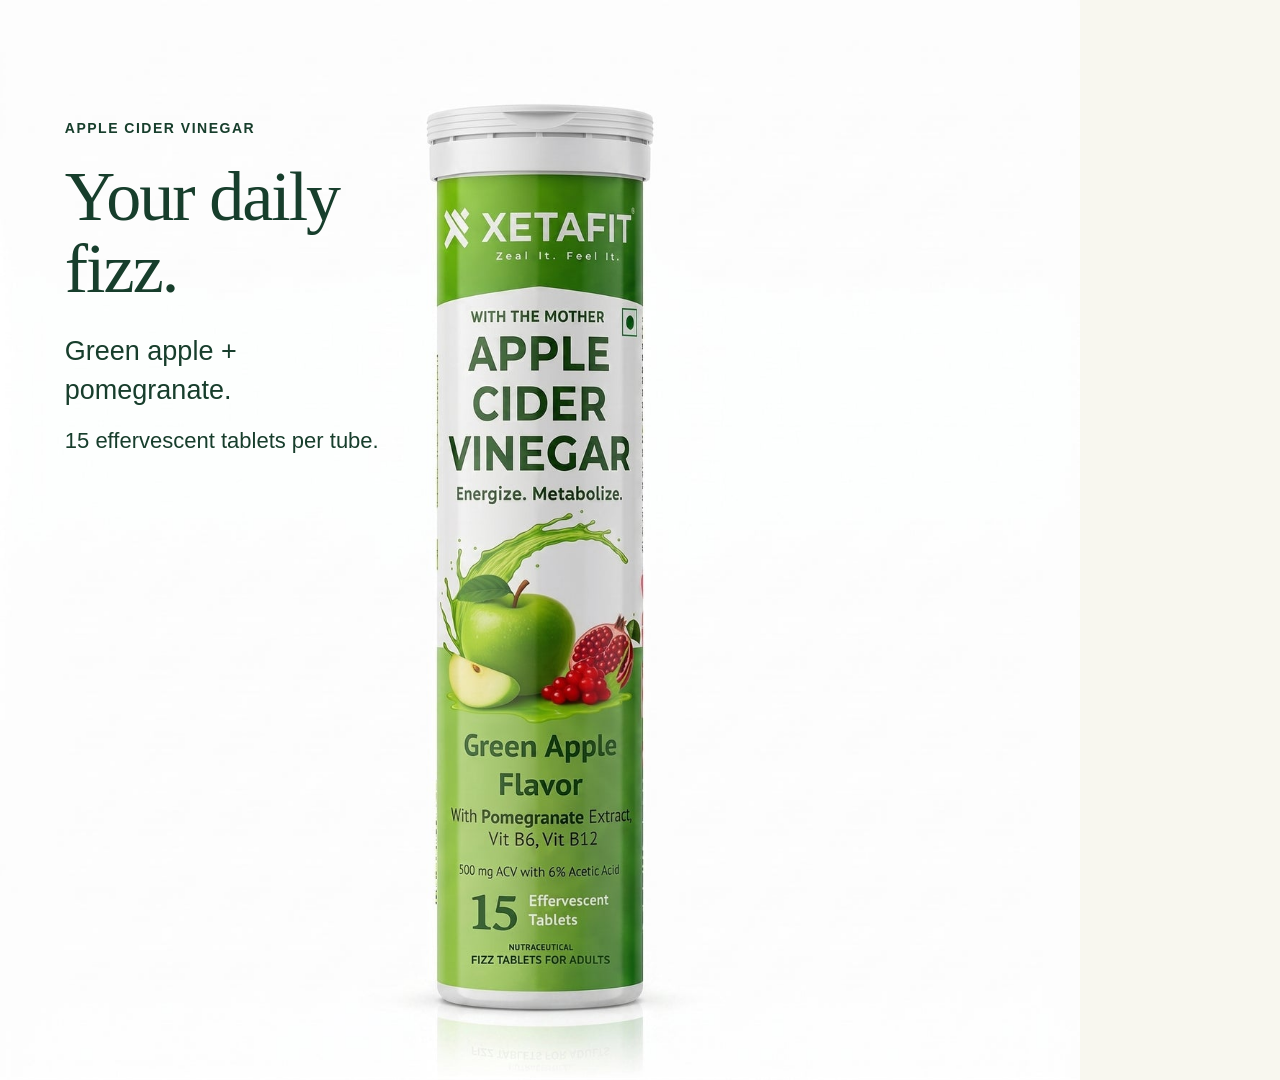
<file: assets/images/product-gallery/creative-source-v6/index.html>
<!doctype html><html><head><meta charset="utf-8"><style>*{box-sizing:border-box}html,body{margin:0;width:1080px;height:1080px;overflow:hidden;background:#f8f7ef;color:#173e2c}.creative{display:none;position:relative;width:1080px;height:1080px;overflow:hidden;background:#f8f7ef}.creative.active{display:block}.scene-photo{position:absolute;inset:0;width:100%;height:100%;object-fit:contain}.copy{position:absolute;left:7%;top:8%;width:76%;z-index:2}.eyebrow{margin:0 0 24px;font:600 18px/1.3 Arial,sans-serif;letter-spacing:3px}h1{font:400 90px/1.03 Georgia,serif;letter-spacing:-2px;white-space:pre-line;margin:0 0 27px}.support{font:400 30px/1.45 Arial,sans-serif;white-space:pre-line;margin:0;max-width:92%}.detail{font:400 21px/1.4 Arial,sans-serif;margin-top:16px}ul{list-style:none;padding:0;margin:42px 0 0;max-width:65%}li{font:400 31px/1.4 Arial,sans-serif;padding:22px 0;border-top:1px solid #b9c7aa}.original-photo .copy{width:30%;left:6%;top:11%}.original-photo h1{font-size:70px}.original-photo .eyebrow{font-size:14px;letter-spacing:1.5px}.original-photo .support{font-size:27px}.original-photo .detail{font-size:22px}.person .copy{top:10%;width:46%}.person h1{font-size:86px}.person .support{font-size:29px}.person .eyebrow{font-size:16px;letter-spacing:2px}.ingredients .copy{width:64%;top:10%}.ingredients h1{font-size:79px}.ingredients ul{max-width:70%}.photo-overlay .copy{left:0;top:auto;bottom:0;width:100%;padding:28px 54px 26px;background:linear-gradient(180deg,rgba(250,251,244,.93),rgba(250,251,244,.98))}.photo-overlay .eyebrow,.natural-overlay .eyebrow{display:none}.photo-overlay h1{font-size:47px;line-height:1.1;white-space:normal;letter-spacing:-1px;margin-bottom:12px}.photo-overlay .support{font-size:26px;line-height:1.35;max-width:100%}.photo-overlay ul{display:flex;flex-wrap:wrap;gap:12px 28px;margin:0;max-width:100%}.photo-overlay li{font-size:24px;line-height:1.4;border:0;padding:0}.natural-overlay .copy{left:0;top:auto;bottom:0;width:100%;padding:95px 58px 42px;background:linear-gradient(180deg,transparent,rgba(249,249,239,.96) 30%,rgba(249,249,239,.99))}.natural-overlay h1{font-size:56px;white-space:normal;line-height:1.1;margin-bottom:18px}.natural-overlay .support{font-size:29px;max-width:100%}.natural-overlay ul{display:grid;grid-template-columns:1fr 1fr;gap:12px 28px;max-width:100%;margin:12px 0 0}.natural-overlay li{font-size:27px;border:0;padding:0}.energy .copy{padding-top:100px}.energy h1{font-size:62px}

/* Current gallery images 6?9: small typography directly on the photograph. */
.creative[data-index="6"] .copy {top:12%;left:7%;width:58%}
.creative[data-index="6"] .eyebrow {display:none}
.creative[data-index="6"] h1 {font-size:65px;line-height:1.08;margin-bottom:30px}
.creative[data-index="6"] ul {margin-top:0;max-width:85%}
.creative[data-index="6"] li {font-size:28px;border:0;padding:12px 0}
.creative[data-index="7"] .copy {left:20%;top:20%;bottom:auto;width:36%;padding:0;background:none}
.creative[data-index="7"] h1 {font-size:39px;line-height:1.08;white-space:pre-line;margin-bottom:12px;letter-spacing:-.5px}
.creative[data-index="7"] .support {font-size:23px;line-height:1.4;max-width:100%}
.creative[data-index="8"] .copy {left:7%;top:auto;bottom:8%;width:86%;padding:0;background:none}
.creative[data-index="8"] h1 {font-size:46px;line-height:1.1;margin-bottom:22px;letter-spacing:-1px}
.creative[data-index="8"] ul {gap:14px 28px;margin:0}
.creative[data-index="8"] li {font-size:25px;line-height:1.35}
.creative[data-index="9"] .copy {left:6%;top:8%;bottom:auto;width:37%;padding:0;background:none;color:#fffdf5;text-shadow:0 1px 4px rgba(0,0,0,.4)}
.creative[data-index="9"] h1 {font-size:52px;line-height:1.06;white-space:pre-line;margin-bottom:22px;letter-spacing:-1px}
.creative[data-index="9"] .support {font-size:26px;line-height:1.45}
</style></head><body><article class="creative original-photo active" data-index="1" data-original-index="1" data-scene="../actual-product-official-v3.jpg"><img class="scene-photo" src="../actual-product-official-v3.jpg" alt=""><div class="copy"><p class="eyebrow">APPLE CIDER VINEGAR</p><h1>Your daily fizz.</h1><p class="support">Green apple + pomegranate.</p><p class="detail">15 effervescent tablets per tube.</p></div></article><article class="creative photo-overlay tablet-benefits" data-index="2" data-original-index="2" data-scene="supplied-tablets.webp"><img class="scene-photo" src="supplied-tablets.webp" alt=""><div class="copy"><p class="eyebrow">APPLE CIDER VINEGAR</p><h1>Good things.
One tablet.</h1><ul><li>ACV with the Mother</li><li>Vitamins B6 + B12</li><li>Green apple + pomegranate</li></ul></div></article><article class="creative preparation" data-index="3" data-original-index="3" data-scene="ritual.png"><img class="scene-photo" src="ritual.png" alt=""><div class="copy"><p class="eyebrow">APPLE CIDER VINEGAR</p><h1>Drop. Fizz.
Drink.</h1><p class="support">Your refreshing daily ritual.</p></div></article><article class="creative person" data-index="4" data-original-index="4" data-scene="lifestyle.png"><img class="scene-photo" src="lifestyle.png" alt=""><div class="copy"><p class="eyebrow">APPLE CIDER VINEGAR</p><h1>Feel-good
fizz.</h1><p class="support">Digestive support.
Everyday energy.</p></div></article><article class="creative person" data-index="5" data-original-index="6" data-scene="outdoors.png"><img class="scene-photo" src="outdoors.png" alt=""><div class="copy"><p class="eyebrow">APPLE CIDER VINEGAR</p><h1>A little
daily balance.</h1><p class="support">Simple, refreshing, easy to keep up.</p></div></article><article class="creative ingredients" data-index="6" data-original-index="7" data-scene="ingredients.png"><img class="scene-photo" src="ingredients.png" alt=""><div class="copy"><p class="eyebrow">APPLE CIDER VINEGAR</p><h1>Three essentials.
One easy ritual.</h1><ul><li>Apple cider vinegar</li><li>Pomegranate extract</li><li>Vitamins B6 + B12</li></ul></div></article><article class="creative photo-overlay flatlay-benefits" data-index="7" data-original-index="8" data-scene="supplied-flatlay.webp"><img class="scene-photo" src="supplied-flatlay.webp" alt=""><div class="copy"><p class="eyebrow">APPLE CIDER VINEGAR</p><h1>Goodness,
made simple.</h1><p class="support">Gut health. Digestion.
Vitamins B6 + B12.</p></div></article><article class="creative natural-overlay clean" data-index="8" data-original-index="9" data-scene="clean-kitchen.png"><img class="scene-photo" src="clean-kitchen.png" alt=""><div class="copy"><p class="eyebrow">APPLE CIDER VINEGAR</p><h1>Pure formula.
Clean ingredients.</h1><ul><li>No added sugar</li><li>No maltodextrin</li><li>Soy &amp; gluten free</li><li>No artificial colours or preservatives</li></ul></div></article><article class="creative natural-overlay energy" data-index="9" data-original-index="10" data-scene="morning-energy.png"><img class="scene-photo" src="morning-energy.png" alt=""><div class="copy"><p class="eyebrow">APPLE CIDER VINEGAR</p><h1>B6 meets
pomegranate.</h1><p class="support">Everyday energy.
Antioxidant support.</p></div></article></body></html>
</file>
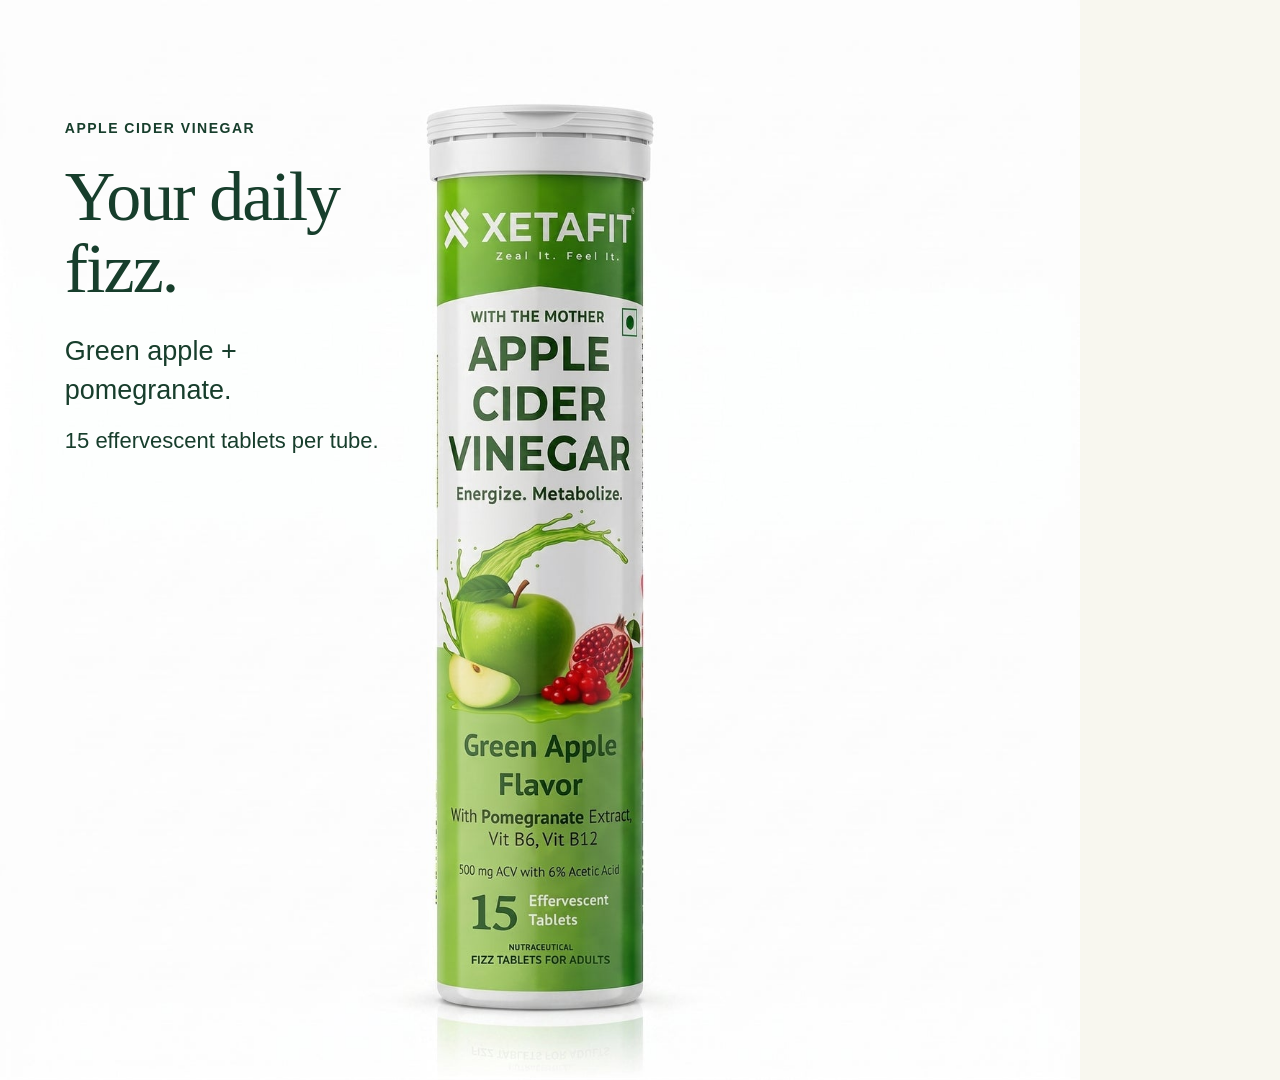
<file: assets/images/product-gallery/creative-source-v7/index.html>
<!doctype html><html><head><meta charset="utf-8"><style>*{box-sizing:border-box}html,body{margin:0;width:1080px;height:1080px;overflow:hidden;background:#f8f7ef;color:#173e2c}.creative{display:none;position:relative;width:1080px;height:1080px;overflow:hidden;background:#f8f7ef}.creative.active{display:block}.scene-photo{position:absolute;inset:0;width:100%;height:100%;object-fit:contain}.copy{position:absolute;left:7%;top:8%;width:76%;z-index:2}.eyebrow{margin:0 0 24px;font:600 18px/1.3 Arial,sans-serif;letter-spacing:3px}h1{font:400 90px/1.03 Georgia,serif;letter-spacing:-2px;white-space:pre-line;margin:0 0 27px}.support{font:400 30px/1.45 Arial,sans-serif;white-space:pre-line;margin:0;max-width:92%}.detail{font:400 21px/1.4 Arial,sans-serif;margin-top:16px}ul{list-style:none;padding:0;margin:42px 0 0;max-width:65%}li{font:400 31px/1.4 Arial,sans-serif;padding:22px 0;border-top:1px solid #b9c7aa}.original-photo .copy{width:30%;left:6%;top:11%}.original-photo h1{font-size:70px}.original-photo .eyebrow{font-size:14px;letter-spacing:1.5px}.original-photo .support{font-size:27px}.original-photo .detail{font-size:22px}.person .copy{top:10%;width:46%}.person h1{font-size:86px}.person .support{font-size:29px}.person .eyebrow{font-size:16px;letter-spacing:2px}.ingredients .copy{width:64%;top:10%}.ingredients h1{font-size:79px}.ingredients ul{max-width:70%}.photo-overlay .copy{left:0;top:auto;bottom:0;width:100%;padding:28px 54px 26px;background:linear-gradient(180deg,rgba(250,251,244,.93),rgba(250,251,244,.98))}.photo-overlay .eyebrow,.natural-overlay .eyebrow{display:none}.photo-overlay h1{font-size:47px;line-height:1.1;white-space:normal;letter-spacing:-1px;margin-bottom:12px}.photo-overlay .support{font-size:26px;line-height:1.35;max-width:100%}.photo-overlay ul{display:flex;flex-wrap:wrap;gap:12px 28px;margin:0;max-width:100%}.photo-overlay li{font-size:24px;line-height:1.4;border:0;padding:0}.natural-overlay .copy{left:0;top:auto;bottom:0;width:100%;padding:95px 58px 42px;background:linear-gradient(180deg,transparent,rgba(249,249,239,.96) 30%,rgba(249,249,239,.99))}.natural-overlay h1{font-size:56px;white-space:normal;line-height:1.1;margin-bottom:18px}.natural-overlay .support{font-size:29px;max-width:100%}.natural-overlay ul{display:grid;grid-template-columns:1fr 1fr;gap:12px 28px;max-width:100%;margin:12px 0 0}.natural-overlay li{font-size:27px;border:0;padding:0}.energy .copy{padding-top:100px}.energy h1{font-size:62px}

/* Current gallery images 6?9: small typography directly on the photograph. */
.creative[data-index="6"] .copy {top:12%;left:7%;width:58%}
.creative[data-index="6"] .eyebrow {display:none}
.creative[data-index="6"] h1 {font-size:65px;line-height:1.08;margin-bottom:30px}
.creative[data-index="6"] ul {margin-top:0;max-width:85%}
.creative[data-index="6"] li {font-size:28px;border:0;padding:12px 0}
.creative[data-index="7"] .copy {left:20%;top:20%;bottom:auto;width:36%;padding:0;background:none}
.creative[data-index="7"] h1 {font-size:39px;line-height:1.08;white-space:pre-line;margin-bottom:12px;letter-spacing:-.5px}
.creative[data-index="7"] .support {font-size:23px;line-height:1.4;max-width:100%}
.creative[data-index="8"] .copy {left:7%;top:auto;bottom:8%;width:86%;padding:0;background:none}
.creative[data-index="8"] h1 {font-size:46px;line-height:1.1;margin-bottom:22px;letter-spacing:-1px}
.creative[data-index="8"] ul {gap:14px 28px;margin:0}
.creative[data-index="8"] li {font-size:25px;line-height:1.35}
.creative[data-index="9"] .copy {left:6%;top:8%;bottom:auto;width:37%;padding:0;background:none;color:#fffdf5;text-shadow:0 1px 4px rgba(0,0,0,.4)}
.creative[data-index="9"] h1 {font-size:52px;line-height:1.06;white-space:pre-line;margin-bottom:22px;letter-spacing:-1px}
.creative[data-index="9"] .support {font-size:26px;line-height:1.45}

/* Images 2, 7, 9: aligned text directly on the photo, with no panel or text effects. */
.creative[data-index="2"] .copy{left:59%;top:7%;bottom:auto;width:35%;padding:0;background:none;backdrop-filter:none;filter:none;text-shadow:none;color:#173e2c}
.creative[data-index="2"] h1{font-size:44px;line-height:1.08;white-space:pre-line;margin-bottom:22px;letter-spacing:-.7px}
.creative[data-index="2"] ul{display:grid;gap:14px;max-width:100%;margin:0}
.creative[data-index="2"] li{font-size:23px;line-height:1.35;padding:0;border:0}
.creative[data-index="7"] .copy{left:20%;top:27%;bottom:auto;width:42%;padding:0;background:none;backdrop-filter:none;filter:none;text-shadow:none;color:#173e2c}
.creative[data-index="7"] h1{font-size:32px;line-height:1.12;white-space:normal;margin-bottom:8px;letter-spacing:-.4px}
.creative[data-index="7"] .support{font-size:20px;line-height:1.35;max-width:100%}
.creative[data-index="9"] .copy{left:6%;top:auto;bottom:6%;width:34%;padding:0;background:none;backdrop-filter:none;filter:none;text-shadow:none;color:#173e2c}
.creative[data-index="9"] h1{font-size:43px;line-height:1.08;white-space:pre-line;margin-bottom:14px;letter-spacing:-.6px}
.creative[data-index="9"] .support{font-size:23px;line-height:1.4;max-width:100%}
</style></head><body><article class="creative original-photo active" data-index="1" data-original-index="1" data-scene="../actual-product-official-v3.jpg"><img class="scene-photo" src="../actual-product-official-v3.jpg" alt=""><div class="copy"><p class="eyebrow">APPLE CIDER VINEGAR</p><h1>Your daily fizz.</h1><p class="support">Green apple + pomegranate.</p><p class="detail">15 effervescent tablets per tube.</p></div></article><article class="creative photo-overlay tablet-benefits" data-index="2" data-original-index="2" data-scene="supplied-tablets.webp"><img class="scene-photo" src="supplied-tablets.webp" alt=""><div class="copy"><p class="eyebrow">APPLE CIDER VINEGAR</p><h1>Good things.
One tablet.</h1><ul><li>ACV with the Mother</li><li>Vitamins B6 + B12</li><li>Green apple + pomegranate</li></ul></div></article><article class="creative preparation" data-index="3" data-original-index="3" data-scene="ritual.png"><img class="scene-photo" src="ritual.png" alt=""><div class="copy"><p class="eyebrow">APPLE CIDER VINEGAR</p><h1>Drop. Fizz.
Drink.</h1><p class="support">Your refreshing daily ritual.</p></div></article><article class="creative person" data-index="4" data-original-index="4" data-scene="lifestyle.png"><img class="scene-photo" src="lifestyle.png" alt=""><div class="copy"><p class="eyebrow">APPLE CIDER VINEGAR</p><h1>Feel-good
fizz.</h1><p class="support">Digestive support.
Everyday energy.</p></div></article><article class="creative person" data-index="5" data-original-index="6" data-scene="outdoors.png"><img class="scene-photo" src="outdoors.png" alt=""><div class="copy"><p class="eyebrow">APPLE CIDER VINEGAR</p><h1>A little
daily balance.</h1><p class="support">Simple, refreshing, easy to keep up.</p></div></article><article class="creative ingredients" data-index="6" data-original-index="7" data-scene="ingredients.png"><img class="scene-photo" src="ingredients.png" alt=""><div class="copy"><p class="eyebrow">APPLE CIDER VINEGAR</p><h1>Three essentials.
One easy ritual.</h1><ul><li>Apple cider vinegar</li><li>Pomegranate extract</li><li>Vitamins B6 + B12</li></ul></div></article><article class="creative photo-overlay flatlay-benefits" data-index="7" data-original-index="8" data-scene="supplied-flatlay.webp"><img class="scene-photo" src="supplied-flatlay.webp" alt=""><div class="copy"><p class="eyebrow">APPLE CIDER VINEGAR</p><h1>Goodness,
made simple.</h1><p class="support">Gut health. Digestion.
Vitamins B6 + B12.</p></div></article><article class="creative natural-overlay clean" data-index="8" data-original-index="9" data-scene="clean-kitchen.png"><img class="scene-photo" src="clean-kitchen.png" alt=""><div class="copy"><p class="eyebrow">APPLE CIDER VINEGAR</p><h1>Pure formula.
Clean ingredients.</h1><ul><li>No added sugar</li><li>No maltodextrin</li><li>Soy &amp; gluten free</li><li>No artificial colours or preservatives</li></ul></div></article><article class="creative natural-overlay energy" data-index="9" data-original-index="10" data-scene="morning-energy.png"><img class="scene-photo" src="morning-energy.png" alt=""><div class="copy"><p class="eyebrow">APPLE CIDER VINEGAR</p><h1>B6 meets
pomegranate.</h1><p class="support">Everyday energy.
Antioxidant support.</p></div></article></body></html>
</file>
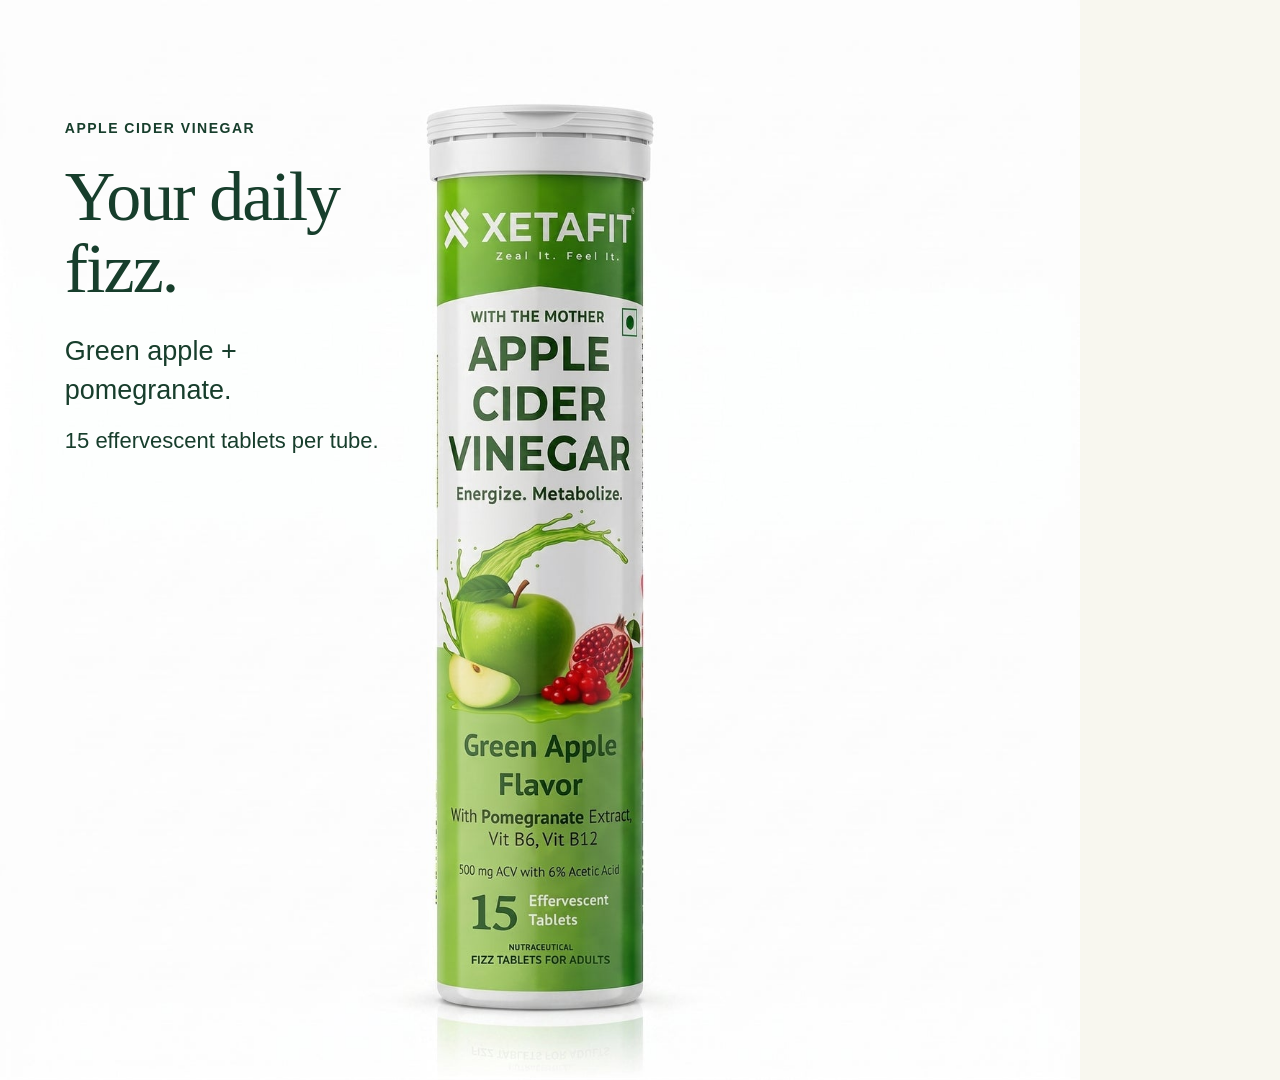
<file: assets/images/product-gallery/creative-source-v8/index.html>
<!doctype html><html><head><meta charset="utf-8"><style>*{box-sizing:border-box}html,body{margin:0;width:1080px;height:1080px;overflow:hidden;background:#f8f7ef;color:#173e2c}.creative{display:none;position:relative;width:1080px;height:1080px;overflow:hidden;background:#f8f7ef}.creative.active{display:block}.scene-photo{position:absolute;inset:0;width:100%;height:100%;object-fit:contain}.copy{position:absolute;left:7%;top:8%;width:76%;z-index:2}.eyebrow{margin:0 0 24px;font:600 18px/1.3 Arial,sans-serif;letter-spacing:3px}h1{font:400 90px/1.03 Georgia,serif;letter-spacing:-2px;white-space:pre-line;margin:0 0 27px}.support{font:400 30px/1.45 Arial,sans-serif;white-space:pre-line;margin:0;max-width:92%}.detail{font:400 21px/1.4 Arial,sans-serif;margin-top:16px}ul{list-style:none;padding:0;margin:42px 0 0;max-width:65%}li{font:400 31px/1.4 Arial,sans-serif;padding:22px 0;border-top:1px solid #b9c7aa}.original-photo .copy{width:30%;left:6%;top:11%}.original-photo h1{font-size:70px}.original-photo .eyebrow{font-size:14px;letter-spacing:1.5px}.original-photo .support{font-size:27px}.original-photo .detail{font-size:22px}.person .copy{top:10%;width:46%}.person h1{font-size:86px}.person .support{font-size:29px}.person .eyebrow{font-size:16px;letter-spacing:2px}.ingredients .copy{width:64%;top:10%}.ingredients h1{font-size:79px}.ingredients ul{max-width:70%}.photo-overlay .copy{left:0;top:auto;bottom:0;width:100%;padding:28px 54px 26px;background:linear-gradient(180deg,rgba(250,251,244,.93),rgba(250,251,244,.98))}.photo-overlay .eyebrow,.natural-overlay .eyebrow{display:none}.photo-overlay h1{font-size:47px;line-height:1.1;white-space:normal;letter-spacing:-1px;margin-bottom:12px}.photo-overlay .support{font-size:26px;line-height:1.35;max-width:100%}.photo-overlay ul{display:flex;flex-wrap:wrap;gap:12px 28px;margin:0;max-width:100%}.photo-overlay li{font-size:24px;line-height:1.4;border:0;padding:0}.natural-overlay .copy{left:0;top:auto;bottom:0;width:100%;padding:95px 58px 42px;background:linear-gradient(180deg,transparent,rgba(249,249,239,.96) 30%,rgba(249,249,239,.99))}.natural-overlay h1{font-size:56px;white-space:normal;line-height:1.1;margin-bottom:18px}.natural-overlay .support{font-size:29px;max-width:100%}.natural-overlay ul{display:grid;grid-template-columns:1fr 1fr;gap:12px 28px;max-width:100%;margin:12px 0 0}.natural-overlay li{font-size:27px;border:0;padding:0}.energy .copy{padding-top:100px}.energy h1{font-size:62px}

/* Current gallery images 6?9: small typography directly on the photograph. */
.creative[data-index="6"] .copy {top:12%;left:7%;width:58%}
.creative[data-index="6"] .eyebrow {display:none}
.creative[data-index="6"] h1 {font-size:65px;line-height:1.08;margin-bottom:30px}
.creative[data-index="6"] ul {margin-top:0;max-width:85%}
.creative[data-index="6"] li {font-size:28px;border:0;padding:12px 0}
.creative[data-index="7"] .copy {left:20%;top:20%;bottom:auto;width:36%;padding:0;background:none}
.creative[data-index="7"] h1 {font-size:39px;line-height:1.08;white-space:pre-line;margin-bottom:12px;letter-spacing:-.5px}
.creative[data-index="7"] .support {font-size:23px;line-height:1.4;max-width:100%}
.creative[data-index="8"] .copy {left:7%;top:auto;bottom:8%;width:86%;padding:0;background:none}
.creative[data-index="8"] h1 {font-size:46px;line-height:1.1;margin-bottom:22px;letter-spacing:-1px}
.creative[data-index="8"] ul {gap:14px 28px;margin:0}
.creative[data-index="8"] li {font-size:25px;line-height:1.35}
.creative[data-index="9"] .copy {left:6%;top:8%;bottom:auto;width:37%;padding:0;background:none;color:#fffdf5;text-shadow:0 1px 4px rgba(0,0,0,.4)}
.creative[data-index="9"] h1 {font-size:52px;line-height:1.06;white-space:pre-line;margin-bottom:22px;letter-spacing:-1px}
.creative[data-index="9"] .support {font-size:26px;line-height:1.45}

/* Images 2, 7, 9: aligned text directly on the photo, with no panel or text effects. */
.creative[data-index="2"] .copy{left:59%;top:7%;bottom:auto;width:35%;padding:0;background:none;backdrop-filter:none;filter:none;text-shadow:none;color:#173e2c}
.creative[data-index="2"] h1{font-size:44px;line-height:1.08;white-space:pre-line;margin-bottom:22px;letter-spacing:-.7px}
.creative[data-index="2"] ul{display:grid;gap:14px;max-width:100%;margin:0}
.creative[data-index="2"] li{font-size:23px;line-height:1.35;padding:0;border:0}
.creative[data-index="7"] .copy{left:20%;top:27%;bottom:auto;width:42%;padding:0;background:none;backdrop-filter:none;filter:none;text-shadow:none;color:#173e2c}
.creative[data-index="7"] h1{font-size:32px;line-height:1.12;white-space:normal;margin-bottom:8px;letter-spacing:-.4px}
.creative[data-index="7"] .support{font-size:20px;line-height:1.35;max-width:100%}
.creative[data-index="9"] .copy{left:6%;top:auto;bottom:6%;width:34%;padding:0;background:none;backdrop-filter:none;filter:none;text-shadow:none;color:#173e2c}
.creative[data-index="9"] h1{font-size:43px;line-height:1.08;white-space:pre-line;margin-bottom:14px;letter-spacing:-.6px}
.creative[data-index="9"] .support{font-size:23px;line-height:1.4;max-width:100%}
.photo-retouch{position:absolute;inset:0;width:100%;height:100%;object-fit:fill;z-index:1;pointer-events:none}.creative[data-index="7"] .copy{top:23%}.creative[data-index="2"] .copy,.creative[data-index="7"] .copy{background:none!important;backdrop-filter:none!important;filter:none!important;text-shadow:none!important}.creative[data-index="2"] h1{font-size:52px}.creative[data-index="2"] li{font-size:29px}.creative[data-index="7"] h1{font-size:36px}.creative[data-index="7"] .support{font-size:24px}.creative[data-index="2"] .photo-retouch{mask-image:linear-gradient(to right,transparent 55%,black 57%),linear-gradient(to bottom,black 32%,transparent 34%);mask-composite:intersect}.creative[data-index="7"] .photo-retouch{mask-image:linear-gradient(to right,transparent 19%,black 20%,black 54%,transparent 55%),linear-gradient(to bottom,transparent 20%,black 21%,black 33%,transparent 34%);mask-composite:intersect}.creative[data-index="2"] .photo-retouch{clip-path:none!important;mask-image:linear-gradient(to right,transparent 58%,black 68%),linear-gradient(to bottom,black 34%,transparent 43%);mask-composite:intersect}.creative[data-index="2"] .copy{left:68%;width:28%;top:7%}.creative[data-index="2"] h1{font-size:46px}.creative[data-index="2"] li{font-size:25px}</style></head><body><article class="creative original-photo active" data-index="1" data-original-index="1" data-scene="../actual-product-official-v3.jpg"><img class="scene-photo" src="../actual-product-official-v3.jpg" alt=""><div class="copy"><p class="eyebrow">APPLE CIDER VINEGAR</p><h1>Your daily fizz.</h1><p class="support">Green apple + pomegranate.</p><p class="detail">15 effervescent tablets per tube.</p></div></article><article class="creative photo-overlay tablet-benefits" data-index="2" data-original-index="2" data-scene="supplied-tablets.webp"><img class="scene-photo" src="supplied-tablets.webp" alt=""><img class="photo-retouch" src="tablets-clean.png" alt="" style="clip-path:polygon(57% 0,100% 0,100% 34%,57% 34%)"><div class="copy"><p class="eyebrow">APPLE CIDER VINEGAR</p><h1>Good things.
One tablet.</h1><ul><li>ACV with the Mother</li><li>Vitamins B6 + B12</li><li>Green apple + pomegranate</li></ul></div></article><article class="creative preparation" data-index="3" data-original-index="3" data-scene="ritual.png"><img class="scene-photo" src="ritual.png" alt=""><div class="copy"><p class="eyebrow">APPLE CIDER VINEGAR</p><h1>Drop. Fizz.
Drink.</h1><p class="support">Your refreshing daily ritual.</p></div></article><article class="creative person" data-index="4" data-original-index="4" data-scene="lifestyle.png"><img class="scene-photo" src="lifestyle.png" alt=""><div class="copy"><p class="eyebrow">APPLE CIDER VINEGAR</p><h1>Feel-good
fizz.</h1><p class="support">Digestive support.
Everyday energy.</p></div></article><article class="creative person" data-index="5" data-original-index="6" data-scene="outdoors.png"><img class="scene-photo" src="outdoors.png" alt=""><div class="copy"><p class="eyebrow">APPLE CIDER VINEGAR</p><h1>A little
daily balance.</h1><p class="support">Simple, refreshing, easy to keep up.</p></div></article><article class="creative ingredients" data-index="6" data-original-index="7" data-scene="ingredients.png"><img class="scene-photo" src="ingredients.png" alt=""><div class="copy"><p class="eyebrow">APPLE CIDER VINEGAR</p><h1>Three essentials.
One easy ritual.</h1><ul><li>Apple cider vinegar</li><li>Pomegranate extract</li><li>Vitamins B6 + B12</li></ul></div></article><article class="creative photo-overlay flatlay-benefits" data-index="7" data-original-index="8" data-scene="supplied-flatlay.webp"><img class="scene-photo" src="supplied-flatlay.webp" alt=""><img class="photo-retouch" src="flatlay-clean.png" alt="" style="clip-path:polygon(19% 20%,55% 20%,55% 34%,19% 34%)"><div class="copy"><p class="eyebrow">APPLE CIDER VINEGAR</p><h1>Goodness,
made simple.</h1><p class="support">Gut health. Digestion.
Vitamins B6 + B12.</p></div></article><article class="creative natural-overlay clean" data-index="8" data-original-index="9" data-scene="clean-kitchen.png"><img class="scene-photo" src="clean-kitchen.png" alt=""><div class="copy"><p class="eyebrow">APPLE CIDER VINEGAR</p><h1>Pure formula.
Clean ingredients.</h1><ul><li>No added sugar</li><li>No maltodextrin</li><li>Soy &amp; gluten free</li><li>No artificial colours or preservatives</li></ul></div></article></body></html>
</file>
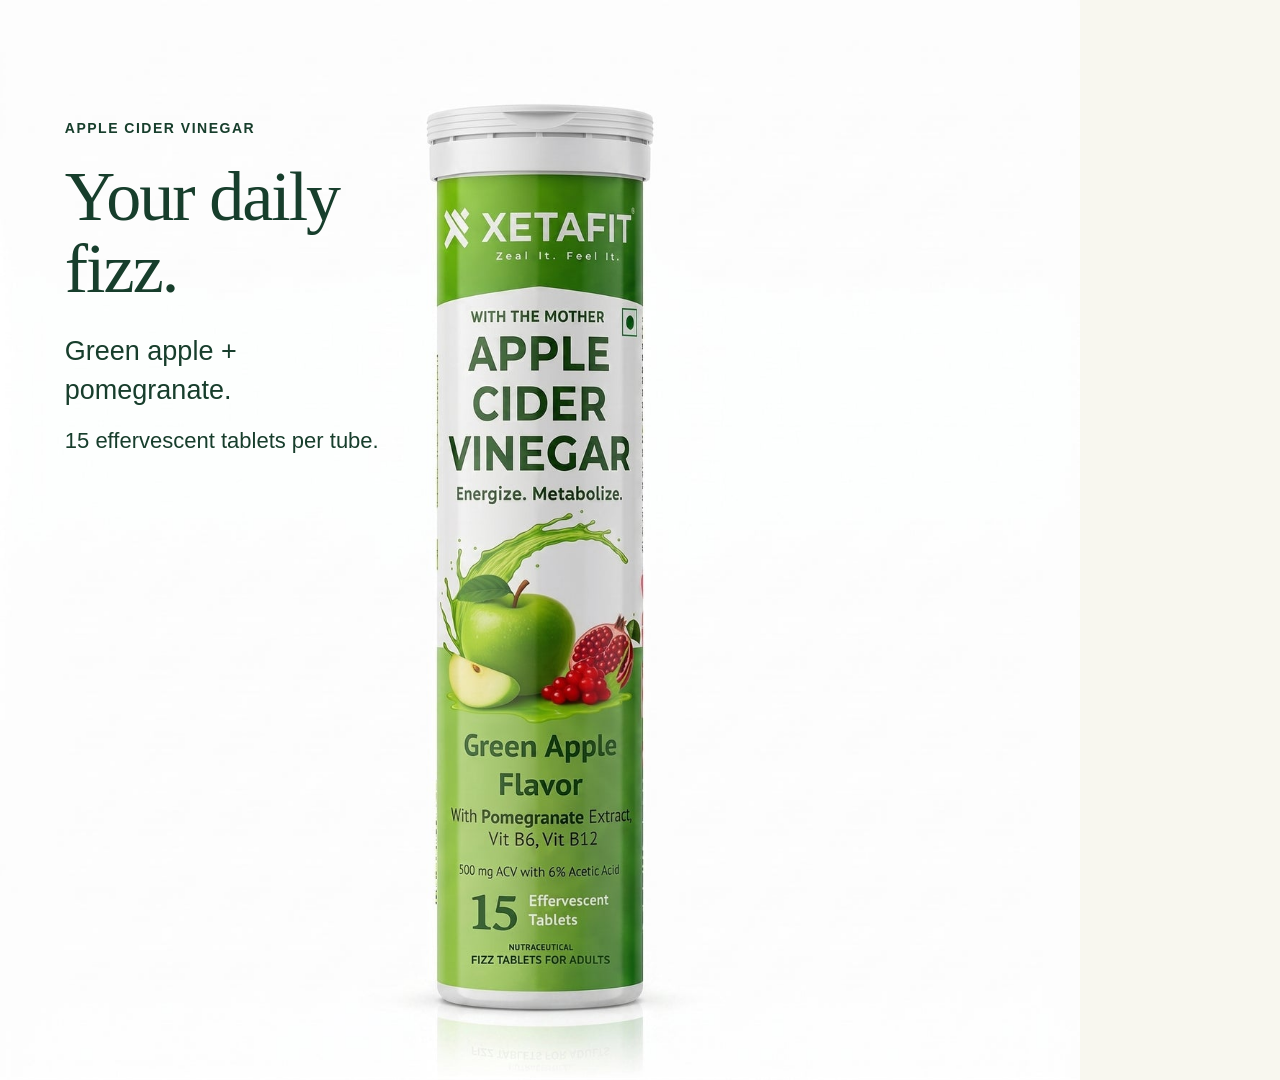
<file: assets/images/product-gallery/creative-source-v9/index.html>
<!doctype html><html><head><meta charset="utf-8"><style>*{box-sizing:border-box}html,body{margin:0;width:1080px;height:1080px;overflow:hidden;background:#f8f7ef;color:#173e2c}.creative{display:none;position:relative;width:1080px;height:1080px;overflow:hidden;background:#f8f7ef}.creative.active{display:block}.scene-photo{position:absolute;inset:0;width:100%;height:100%;object-fit:contain}.copy{position:absolute;left:7%;top:8%;width:76%;z-index:2}.eyebrow{margin:0 0 24px;font:600 18px/1.3 Arial,sans-serif;letter-spacing:3px}h1{font:400 90px/1.03 Georgia,serif;letter-spacing:-2px;white-space:pre-line;margin:0 0 27px}.support{font:400 30px/1.45 Arial,sans-serif;white-space:pre-line;margin:0;max-width:92%}.detail{font:400 21px/1.4 Arial,sans-serif;margin-top:16px}ul{list-style:none;padding:0;margin:42px 0 0;max-width:65%}li{font:400 31px/1.4 Arial,sans-serif;padding:22px 0;border-top:1px solid #b9c7aa}.original-photo .copy{width:30%;left:6%;top:11%}.original-photo h1{font-size:70px}.original-photo .eyebrow{font-size:14px;letter-spacing:1.5px}.original-photo .support{font-size:27px}.original-photo .detail{font-size:22px}.person .copy{top:10%;width:46%}.person h1{font-size:86px}.person .support{font-size:29px}.person .eyebrow{font-size:16px;letter-spacing:2px}.ingredients .copy{width:64%;top:10%}.ingredients h1{font-size:79px}.ingredients ul{max-width:70%}.photo-overlay .copy{left:0;top:auto;bottom:0;width:100%;padding:28px 54px 26px;background:linear-gradient(180deg,rgba(250,251,244,.93),rgba(250,251,244,.98))}.photo-overlay .eyebrow,.natural-overlay .eyebrow{display:none}.photo-overlay h1{font-size:47px;line-height:1.1;white-space:normal;letter-spacing:-1px;margin-bottom:12px}.photo-overlay .support{font-size:26px;line-height:1.35;max-width:100%}.photo-overlay ul{display:flex;flex-wrap:wrap;gap:12px 28px;margin:0;max-width:100%}.photo-overlay li{font-size:24px;line-height:1.4;border:0;padding:0}.natural-overlay .copy{left:0;top:auto;bottom:0;width:100%;padding:95px 58px 42px;background:linear-gradient(180deg,transparent,rgba(249,249,239,.96) 30%,rgba(249,249,239,.99))}.natural-overlay h1{font-size:56px;white-space:normal;line-height:1.1;margin-bottom:18px}.natural-overlay .support{font-size:29px;max-width:100%}.natural-overlay ul{display:grid;grid-template-columns:1fr 1fr;gap:12px 28px;max-width:100%;margin:12px 0 0}.natural-overlay li{font-size:27px;border:0;padding:0}.energy .copy{padding-top:100px}.energy h1{font-size:62px}

/* Current gallery images 6?9: small typography directly on the photograph. */
.creative[data-index="6"] .copy {top:12%;left:7%;width:58%}
.creative[data-index="6"] .eyebrow {display:none}
.creative[data-index="6"] h1 {font-size:65px;line-height:1.08;margin-bottom:30px}
.creative[data-index="6"] ul {margin-top:0;max-width:85%}
.creative[data-index="6"] li {font-size:28px;border:0;padding:12px 0}
.creative[data-index="7"] .copy {left:20%;top:20%;bottom:auto;width:36%;padding:0;background:none}
.creative[data-index="7"] h1 {font-size:39px;line-height:1.08;white-space:pre-line;margin-bottom:12px;letter-spacing:-.5px}
.creative[data-index="7"] .support {font-size:23px;line-height:1.4;max-width:100%}
.creative[data-index="8"] .copy {left:7%;top:auto;bottom:8%;width:86%;padding:0;background:none}
.creative[data-index="8"] h1 {font-size:46px;line-height:1.1;margin-bottom:22px;letter-spacing:-1px}
.creative[data-index="8"] ul {gap:14px 28px;margin:0}
.creative[data-index="8"] li {font-size:25px;line-height:1.35}
.creative[data-index="9"] .copy {left:6%;top:8%;bottom:auto;width:37%;padding:0;background:none;color:#fffdf5;text-shadow:0 1px 4px rgba(0,0,0,.4)}
.creative[data-index="9"] h1 {font-size:52px;line-height:1.06;white-space:pre-line;margin-bottom:22px;letter-spacing:-1px}
.creative[data-index="9"] .support {font-size:26px;line-height:1.45}

/* Images 2, 7, 9: aligned text directly on the photo, with no panel or text effects. */
.creative[data-index="2"] .copy{left:59%;top:7%;bottom:auto;width:35%;padding:0;background:none;backdrop-filter:none;filter:none;text-shadow:none;color:#173e2c}
.creative[data-index="2"] h1{font-size:44px;line-height:1.08;white-space:pre-line;margin-bottom:22px;letter-spacing:-.7px}
.creative[data-index="2"] ul{display:grid;gap:14px;max-width:100%;margin:0}
.creative[data-index="2"] li{font-size:23px;line-height:1.35;padding:0;border:0}
.creative[data-index="7"] .copy{left:20%;top:27%;bottom:auto;width:42%;padding:0;background:none;backdrop-filter:none;filter:none;text-shadow:none;color:#173e2c}
.creative[data-index="7"] h1{font-size:32px;line-height:1.12;white-space:normal;margin-bottom:8px;letter-spacing:-.4px}
.creative[data-index="7"] .support{font-size:20px;line-height:1.35;max-width:100%}
.creative[data-index="9"] .copy{left:6%;top:auto;bottom:6%;width:34%;padding:0;background:none;backdrop-filter:none;filter:none;text-shadow:none;color:#173e2c}
.creative[data-index="9"] h1{font-size:43px;line-height:1.08;white-space:pre-line;margin-bottom:14px;letter-spacing:-.6px}
.creative[data-index="9"] .support{font-size:23px;line-height:1.4;max-width:100%}
.photo-retouch{position:absolute;inset:0;width:100%;height:100%;object-fit:fill;z-index:1;pointer-events:none}.creative[data-index="7"] .copy{top:23%}.creative[data-index="2"] .copy,.creative[data-index="7"] .copy{background:none!important;backdrop-filter:none!important;filter:none!important;text-shadow:none!important}.creative[data-index="2"] h1{font-size:52px}.creative[data-index="2"] li{font-size:29px}.creative[data-index="7"] h1{font-size:36px}.creative[data-index="7"] .support{font-size:24px}.creative[data-index="2"] .photo-retouch{mask-image:linear-gradient(to right,transparent 55%,black 57%),linear-gradient(to bottom,black 32%,transparent 34%);mask-composite:intersect}.creative[data-index="7"] .photo-retouch{mask-image:linear-gradient(to right,transparent 19%,black 20%,black 54%,transparent 55%),linear-gradient(to bottom,transparent 20%,black 21%,black 33%,transparent 34%);mask-composite:intersect}.creative[data-index="2"] .photo-retouch{clip-path:none!important;mask-image:linear-gradient(to right,transparent 58%,black 68%),linear-gradient(to bottom,black 34%,transparent 43%);mask-composite:intersect}.creative[data-index="2"] .copy{left:68%;width:28%;top:7%}.creative[data-index="2"] h1{font-size:46px}.creative[data-index="2"] li{font-size:25px}.before-after .scene-photo{object-fit:contain}.ba-retouch,.ba-product-original{position:absolute;inset:0;width:100%;height:100%;object-fit:fill;pointer-events:none}.ba-footer{z-index:1;clip-path:polygon(0 82.2%,100% 82.2%,100% 100%,0 100%)}.ba-glass{z-index:2;clip-path:polygon(72.6% 69.7%,86.7% 69.7%,86.7% 83%,72.6% 83%)}.ba-product-original{z-index:3;clip-path:polygon(87.45% 58.6%,96.2% 58.6%,96.2% 60.5%,96% 61%,96% 95.4%,95.4% 96.1%,88.4% 96.1%,87.9% 95.4%,87.9% 61%,87.45% 60.5%)}.ba-caption{position:absolute;z-index:4;bottom:5%;margin:0;color:#fffdf4;font:500 23px/1.45 Arial,sans-serif;white-space:pre-line;letter-spacing:.1px}.ba-caption--before{left:13%;width:29%}.ba-caption--after{left:59%;width:24%}.ba-heading{position:absolute;z-index:4;top:3.5%;width:50%;margin:0;text-align:center;color:#24432b;font:700 64px/1.1 Arial,sans-serif;letter-spacing:1px}.ba-heading--before{left:0}.ba-heading--after{left:50%}</style></head><body><article class="creative original-photo active" data-index="1" data-original-index="1" data-scene="../actual-product-official-v3.jpg"><img class="scene-photo" src="../actual-product-official-v3.jpg" alt=""><div class="copy"><p class="eyebrow">APPLE CIDER VINEGAR</p><h1>Your daily fizz.</h1><p class="support">Green apple + pomegranate.</p><p class="detail">15 effervescent tablets per tube.</p></div></article><article class="creative photo-overlay tablet-benefits" data-index="2" data-original-index="2" data-scene="supplied-tablets.webp"><img class="scene-photo" src="supplied-tablets.webp" alt=""><img class="photo-retouch" src="tablets-clean.png" alt="" style="clip-path:polygon(57% 0,100% 0,100% 34%,57% 34%)"><div class="copy"><p class="eyebrow">APPLE CIDER VINEGAR</p><h1>Good things.
One tablet.</h1><ul><li>ACV with the Mother</li><li>Vitamins B6 + B12</li><li>Green apple + pomegranate</li></ul></div></article><article class="creative preparation" data-index="3" data-original-index="3" data-scene="ritual.png"><img class="scene-photo" src="ritual.png" alt=""><div class="copy"><p class="eyebrow">APPLE CIDER VINEGAR</p><h1>Drop. Fizz.
Drink.</h1><p class="support">Your refreshing daily ritual.</p></div></article><article class="creative person" data-index="4" data-original-index="4" data-scene="lifestyle.png"><img class="scene-photo" src="lifestyle.png" alt=""><div class="copy"><p class="eyebrow">APPLE CIDER VINEGAR</p><h1>Feel-good
fizz.</h1><p class="support">Digestive support.
Everyday energy.</p></div></article><article class="creative person" data-index="5" data-original-index="6" data-scene="outdoors.png"><img class="scene-photo" src="outdoors.png" alt=""><div class="copy"><p class="eyebrow">APPLE CIDER VINEGAR</p><h1>A little
daily balance.</h1><p class="support">Simple, refreshing, easy to keep up.</p></div></article><article class="creative ingredients" data-index="6" data-original-index="7" data-scene="ingredients.png"><img class="scene-photo" src="ingredients.png" alt=""><div class="copy"><p class="eyebrow">APPLE CIDER VINEGAR</p><h1>Three essentials.
One easy ritual.</h1><ul><li>Apple cider vinegar</li><li>Pomegranate extract</li><li>Vitamins B6 + B12</li></ul></div></article><article class="creative photo-overlay flatlay-benefits" data-index="7" data-original-index="8" data-scene="supplied-flatlay.webp"><img class="scene-photo" src="supplied-flatlay.webp" alt=""><img class="photo-retouch" src="flatlay-clean.png" alt="" style="clip-path:polygon(19% 20%,55% 20%,55% 34%,19% 34%)"><div class="copy"><p class="eyebrow">APPLE CIDER VINEGAR</p><h1>Goodness,
made simple.</h1><p class="support">Gut health. Digestion.
Vitamins B6 + B12.</p></div></article><article class="creative natural-overlay clean" data-index="8" data-original-index="9" data-scene="clean-kitchen.png"><img class="scene-photo" src="clean-kitchen.png" alt=""><div class="copy"><p class="eyebrow">APPLE CIDER VINEGAR</p><h1>Pure formula.
Clean ingredients.</h1><ul><li>No added sugar</li><li>No maltodextrin</li><li>Soy &amp; gluten free</li><li>No artificial colours or preservatives</li></ul></div></article><article class="creative before-after" data-index="9" data-original-index="before-after" data-scene="before-after-original.jpg"><img class="scene-photo" src="before-after-clean.png" alt="Original before and after photographs"><img class="ba-product-original" src="before-after-original.jpg" alt="Original product and label preserved"><h2 class="ba-heading ba-heading--before">BEFORE</h2><h2 class="ba-heading ba-heading--after">AFTER</h2><p class="ba-caption ba-caption--before">Bloating &middot; Low energy
Irregular detox</p><p class="ba-caption ba-caption--after">Flat tummy &middot; Energized
Daily detox boost</p></article></body></html>
</file>
